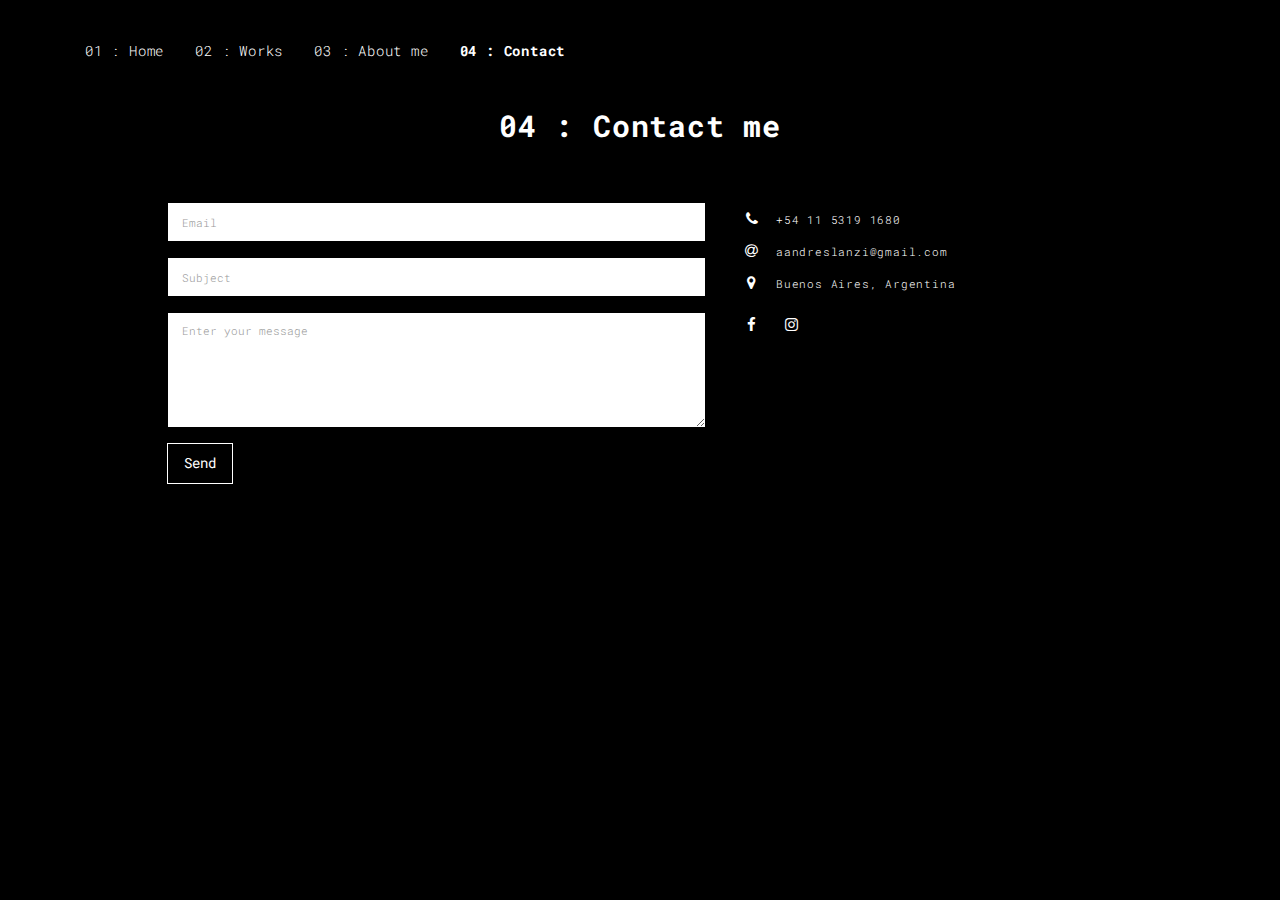
<file: contact.html>
<!DOCTYPE html>
<html lang="en">

<head>
  <meta charset="UTF-8">
  <meta content="IE=edge" http-equiv="X-UA-Compatible">
  <meta content="width=device-width,initial-scale=1" name="viewport">
  <meta content="description" name="description">
  <meta name="google" content="notranslate" />


  <!-- Disable tap highlight on IE -->
  <meta name="msapplication-tap-highlight" content="no">
  
  <link rel="apple-touch-icon" sizes="180x180" href="./assets/apple-icon-180x180.png">
  <link href="./assets/favicon.ico" rel="icon">

  <title>&1</title>  

<link href="./main.3f6952e4.css" rel="stylesheet"></head>

<body class="">
<div id="site-border-left"></div>
<div id="site-border-right"></div>
<div id="site-border-top"></div>
<div id="site-border-bottom"></div>
 <!-- Add your content of header -->
<header>
  <nav class="navbar  navbar-fixed-top navbar-default">
    <div class="container">
        <button type="button" class="navbar-toggle collapsed" data-toggle="collapse" data-target="#navbar-collapse" aria-expanded="false">
          <span class="sr-only">Toggle navigation</span>
          <span class="icon-bar"></span>
          <span class="icon-bar"></span>
          <span class="icon-bar"></span>
        </button>

      <div class="collapse navbar-collapse" id="navbar-collapse">
        <ul class="nav navbar-nav ">
          <li><a href="./index.html" title="">01 : Home</a></li>
          <li><a href="./works.html" title="">02 : Works</a></li>
          <li><a href="./about.html" title="">03 : About me</a></li>
          <li><a href="./contact.html" title="">04 : Contact</a></li>

        </ul>


      </div> 
    </div>
  </nav>
</header>

<div class="section-container">
    <div class="container">
      <div class="row">
        <div class="col-xs-12">
          <div class="section-container-spacer text-center">
            <h1 class="h2">04 : Contact me</h1>
          </div>
          
          <div class="row">
            <div class="col-md-10 col-md-offset-1">
               <form action="./thankyou.html" class="reveal-content">
                  <div class="row">
                    <div class="col-md-7">
                      <div class="form-group">
                        <input type="email" class="form-control" id="email" placeholder="Email">
                      </div>
                      <div class="form-group">
                        <input type="text" class="form-control" id="subject" placeholder="Subject">
                      </div>
                      <div class="form-group">
                        <textarea  class="form-control" rows="5" placeholder="Enter your message"></textarea>
                      </div>
                      <button type="submit" class="btn btn-default btn-lg">Send</button>
                    </div>
                    <div class="col-md-5 address-container">
                      <ul class="list-unstyled">
                        <li>
                          <span class="fa-icon">
                            <i class="fa fa-phone" aria-hidden="true"></i>
                          </span>
                          +54 11 5319 1680
                        </li>
                        <li>
                          <span class="fa-icon">
                            <i class="fa fa-at" aria-hidden="true"></i>
                          </span>
                          aandreslanzi@gmail.com
                        </li>
                        <li>
                          <span class="fa-icon">
                            <i class="fa fa fa-map-marker" aria-hidden="true"></i>
                          </span>
                          Buenos Aires, Argentina
                        </li>
                      </ul>
                      <!-- <h3>Follow me on social networks</h3> -->
                      
                        <a href="https://www.facebook.com/andilanzi/" title="" class="fa-icon">
                          <i class="fa fa-facebook"></i>
                        </a>
                       
                     
                      
                      <a href="instagram.com/andilanzi/" title="" class="fa-icon">
                        <i class="fa fa-instagram"></i>
                      </a>
                     
                    

                    </div>
                  </div>
                </form>
            </div>

          </div>
         
       </div>
      </div>
    </div>
  </div>




<script>
  document.addEventListener("DOMContentLoaded", function (event) {
     navActivePage();
  });
</script>

<!-- Google Analytics: change UA-XXXXX-X to be your site's ID 

<script>
  (function (i, s, o, g, r, a, m) {
    i['GoogleAnalyticsObject'] = r; i[r] = i[r] || function () {
      (i[r].q = i[r].q || []).push(arguments)
    }, i[r].l = 1 * new Date(); a = s.createElement(o),
      m = s.getElementsByTagName(o)[0]; a.async = 1; a.src = g; m.parentNode.insertBefore(a, m)
  })(window, document, 'script', '//www.google-analytics.com/analytics.js', 'ga');
  ga('create', 'UA-XXXXX-X', 'auto');
  ga('send', 'pageview');
</script>

--> <script type="text/javascript" src="./main.70a66962.js"></script></body>

</html>
</file>
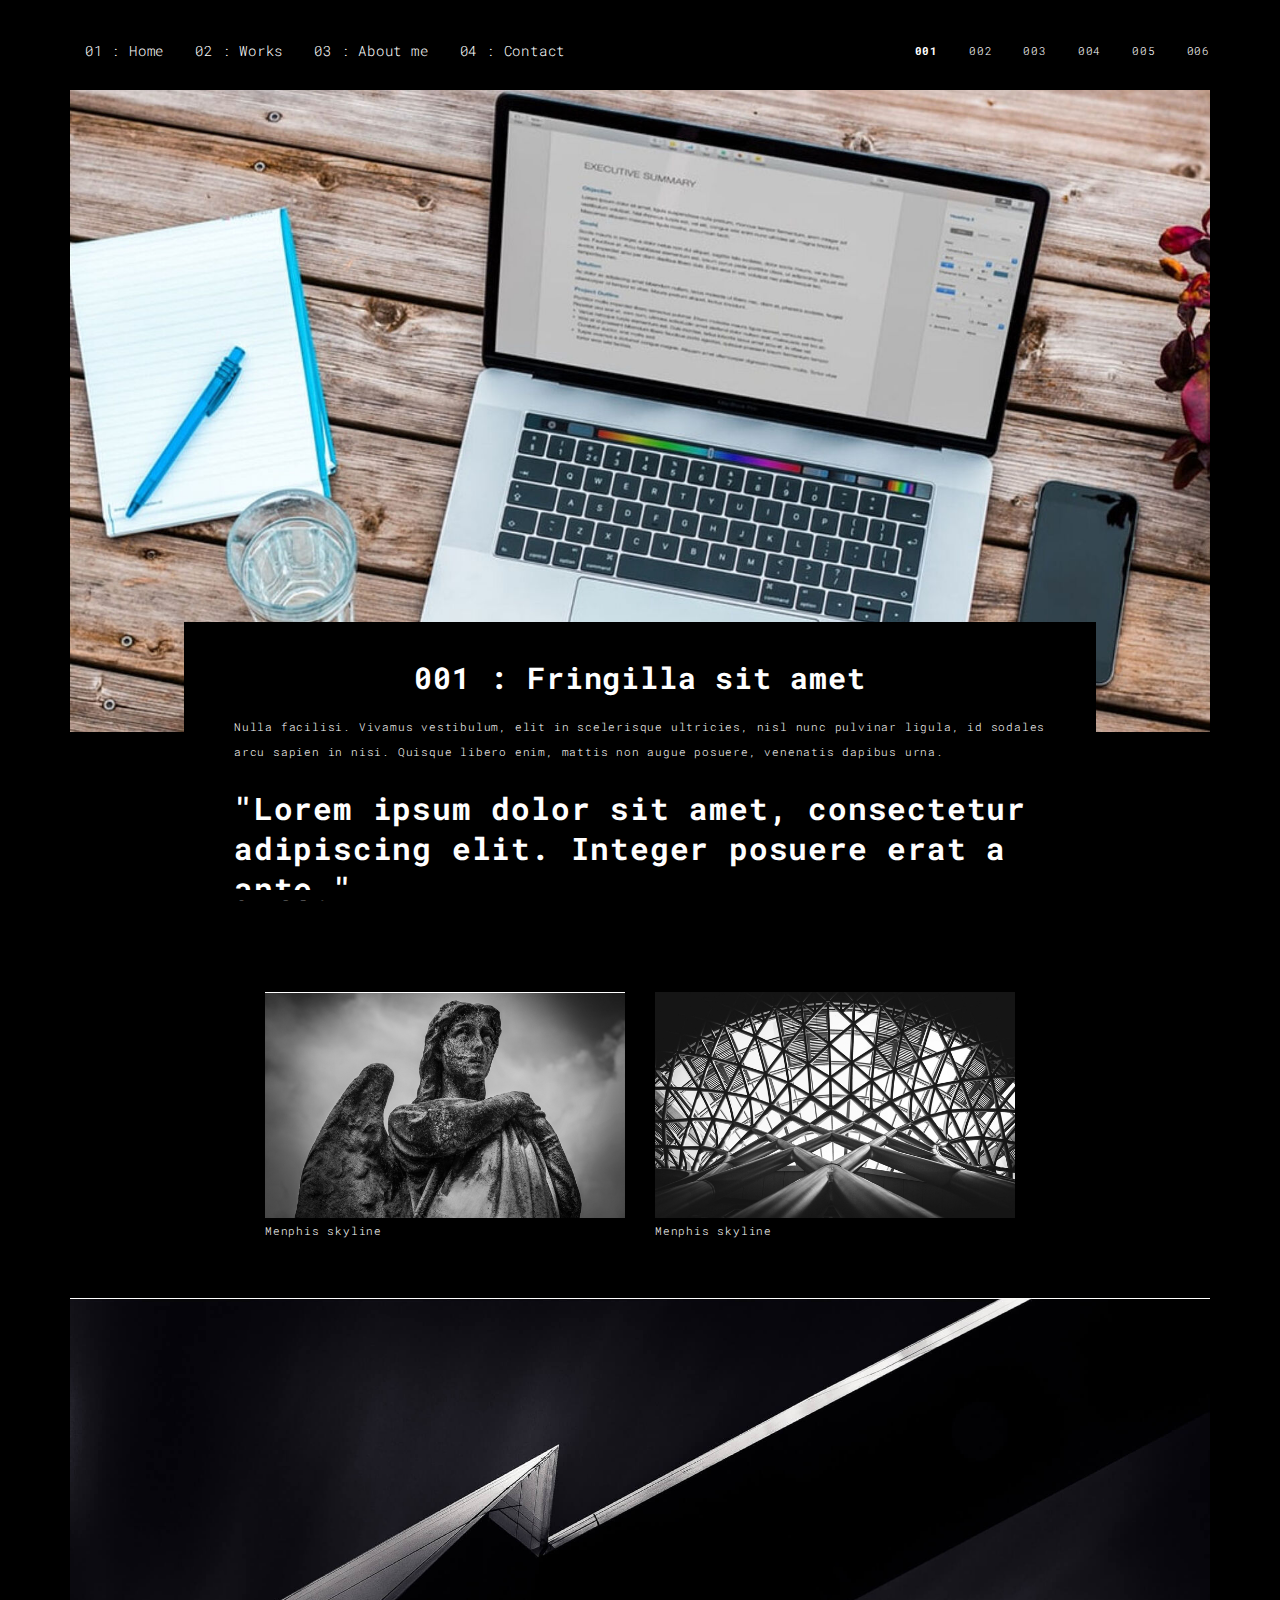
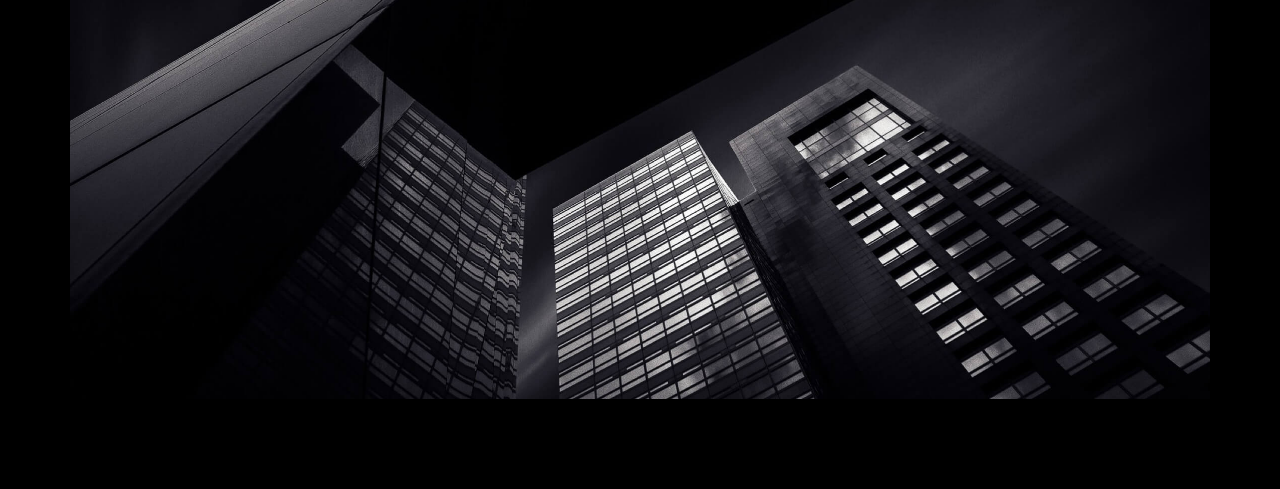
<file: work.html>
<!DOCTYPE html>
<html lang="en">

<head>
  <meta charset="UTF-8">
  <meta content="IE=edge" http-equiv="X-UA-Compatible">
  <meta content="width=device-width,initial-scale=1" name="viewport">
  <meta content="description" name="description">
  <meta name="google" content="notranslate" />


  <!-- Disable tap highlight on IE -->
  <meta name="msapplication-tap-highlight" content="no">
  
  <link rel="apple-touch-icon" sizes="180x180" href="./assets/apple-icon-180x180.png">
  <link href="./assets/favicon.ico" rel="icon">

  <title>&1</title>  

<link href="./main.3f6952e4.css" rel="stylesheet"></head>

<body class="">
<div id="site-border-left"></div>
<div id="site-border-right"></div>
<div id="site-border-top"></div>
<div id="site-border-bottom"></div>
<!-- Add your content of header -->
<header>
  <nav class="navbar  navbar-fixed-top navbar-default">
    <div class="container">
        <button type="button" class="navbar-toggle collapsed" data-toggle="collapse" data-target="#navbar-collapse" aria-expanded="false">
          <span class="sr-only">Toggle navigation</span>
          <span class="icon-bar"></span>
          <span class="icon-bar"></span>
          <span class="icon-bar"></span>
        </button>

      <div class="collapse navbar-collapse" id="navbar-collapse">
        <ul class="nav navbar-nav ">
          <li><a href="./index.html" title="">01 : Home</a></li>
          <li><a href="./works.html" title="">02 : Works</a></li>
          <li><a href="./about.html" title="">03 : About me</a></li>
          <li><a href="./contact.html" title="">04 : Contact</a></li>

        </ul>


          <ul class="nav navbar-nav navbar-right navbar-small visible-md visible-lg">
            <li><a href="./index.html" title="" class="active">001</a></li>
            <li><a href="./index.html" title="">002</a></li>
            <li><a href="./index.html" title="">003</a></li>
            <li><a href="./index.html" title="">004</a></li>
            <li><a href="./index.html" title="">005</a></li>
            <li><a href="./index.html" title="">006</a></li>
          </ul>


      </div> 
    </div>
  </nav>
</header>
<div class="section-container">
  <div class="container">
    <div class="row">
      <div class="col-xs-12">
        <img src="./assets/images/work001-01.jpg" class="img-responsive" alt="">
        <div class="card-container">
          <div class="text-center">
            <h1 class="h2">001 : Fringilla sit amet</h1>
          </div>
          <p>Nulla facilisi. Vivamus vestibulum, elit in scelerisque ultricies, nisl nunc pulvinar ligula, id sodales arcu sapien in nisi. Quisque libero enim, mattis non augue posuere, venenatis dapibus urna.</p>

          <blockquote>
            <p>"Lorem ipsum dolor sit amet, consectetur adipiscing elit. Integer posuere erat a ante."</p>
            <small class="pull-right">Irina Martin</small>
          </blockquote>
        </div>
      </div>

      
      
      <div class="col-md-8 col-md-offset-2 section-container-spacer">
        <div class="row">
          <div class="col-xs-12 col-md-6">
            <img src="./assets/images/work001-02.jpg" class="img-responsive" alt="">
            <p>Menphis skyline</p>
          </div>
          <div class="col-xs-12 col-md-6">
            <img src="./assets/images/work001-03.jpg" class="img-responsive" alt="">
            <p>Menphis skyline</p>
          </div>
        </div>
      </div>

      <div class="col-xs-12">
        <img src="./assets/images/work001-04.jpg" class="img-responsive" alt="">
      </div>

    </div>
  </div>
</div>



<script>
  document.addEventListener("DOMContentLoaded", function (event) {
     navActivePage();
  });
</script>

<!-- Google Analytics: change UA-XXXXX-X to be your site's ID 

<script>
  (function (i, s, o, g, r, a, m) {
    i['GoogleAnalyticsObject'] = r; i[r] = i[r] || function () {
      (i[r].q = i[r].q || []).push(arguments)
    }, i[r].l = 1 * new Date(); a = s.createElement(o),
      m = s.getElementsByTagName(o)[0]; a.async = 1; a.src = g; m.parentNode.insertBefore(a, m)
  })(window, document, 'script', '//www.google-analytics.com/analytics.js', 'ga');
  ga('create', 'UA-XXXXX-X', 'auto');
  ga('send', 'pageview');
</script>

--> <script type="text/javascript" src="./main.70a66962.js"></script></body>

</html>
</file>
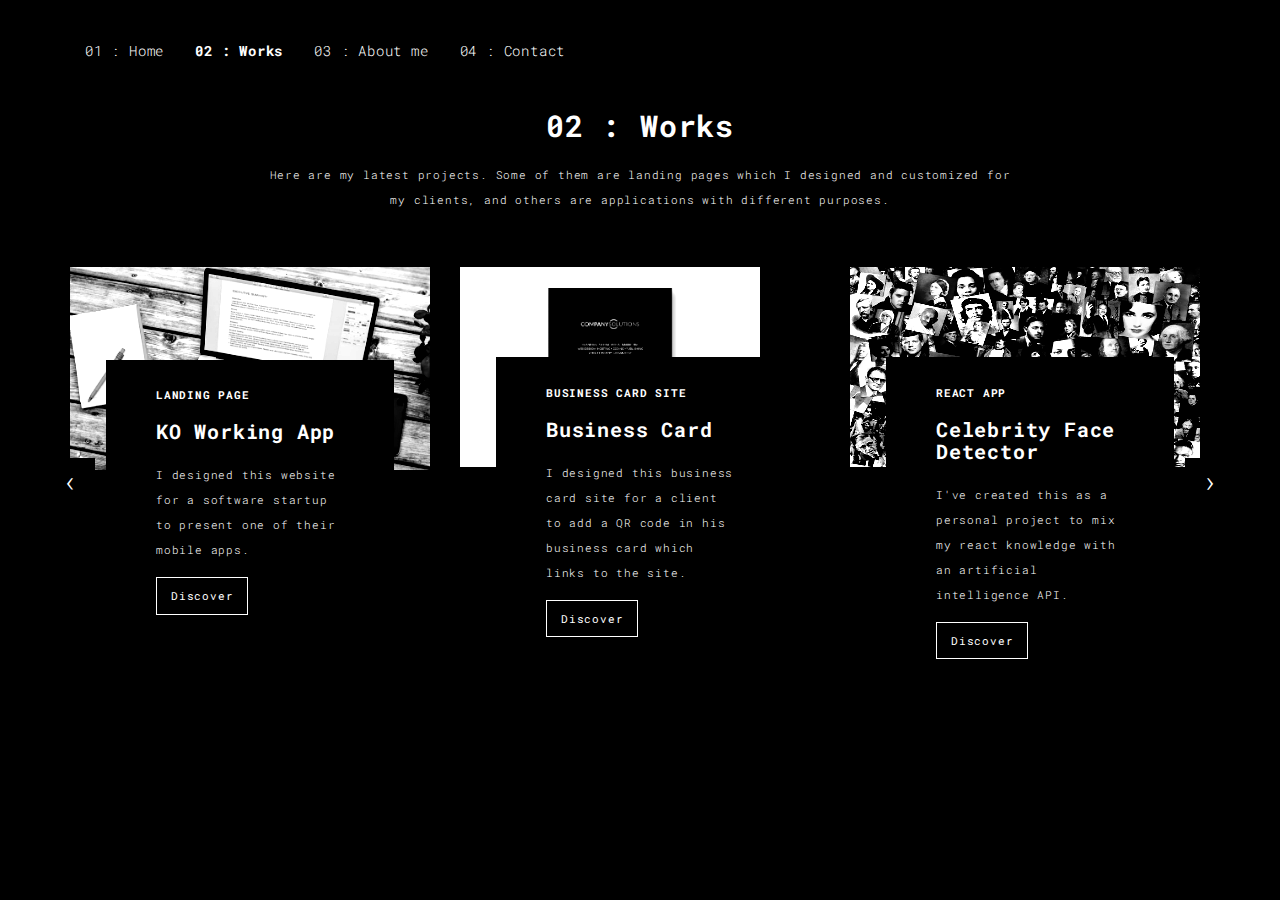
<file: works.html>
<!DOCTYPE html>
<html lang="en">

<head>
  <meta charset="UTF-8">
  <meta content="IE=edge" http-equiv="X-UA-Compatible">
  <meta content="width=device-width,initial-scale=1" name="viewport">
  <meta content="description" name="description">
  <meta name="google" content="notranslate" />


  <!-- Disable tap highlight on IE -->
  <meta name="msapplication-tap-highlight" content="no">
  
  <link rel="apple-touch-icon" sizes="180x180" href="./assets/apple-icon-180x180.png">
  <link href="./assets/favicon.ico" rel="icon">

  <title>&1</title>  

<link href="./main.3f6952e4.css" rel="stylesheet"></head>

<body class="">
<div id="site-border-left"></div>
<div id="site-border-right"></div>
<div id="site-border-top"></div>
<div id="site-border-bottom"></div>
 <!-- Add your content of header -->
<header>
  <nav class="navbar  navbar-fixed-top navbar-default">
    <div class="container">
        <button type="button" class="navbar-toggle collapsed" data-toggle="collapse" data-target="#navbar-collapse" aria-expanded="false">
          <span class="sr-only">Toggle navigation</span>
          <span class="icon-bar"></span>
          <span class="icon-bar"></span>
          <span class="icon-bar"></span>
        </button>

      <div class="collapse navbar-collapse" id="navbar-collapse">
        <ul class="nav navbar-nav ">
          <li><a href="./index.html" title="">01 : Home</a></li>
          <li><a href="./works.html" title="">02 : Works</a></li>
          <li><a href="./about.html" title="">03 : About me</a></li>
          <li><a href="./contact.html" title="">04 : Contact</a></li>

        </ul>


      </div> 
    </div>
  </nav>
</header>

<div class="section-container">
  <div class="container">
    <div class="row">
      
      <div class="col-sm-8 col-sm-offset-2 section-container-spacer">
        <div class="text-center">
          <h1 class="h2">02 : Works</h1>
          <p>Here are my latest projects. Some of them are landing pages which I designed and customized for my clients, and others are applications with different purposes.</p>
        </div>
      </div>

      <div class="col-md-12">
     
      <div id="myCarousel" class="carousel slide projects-carousel">
        <!-- Carousel items -->
        <div class="carousel-inner">
            <div class="item active">
                <div class="row">
                    <div class="col-sm-4">

                      <a href="https://koworkapp.netlify.app/" target="_blank" title="" class="black-image-project-hover">
                        <img src="./assets/images/work001-01.jpg" target="_blank" alt="" class="img-responsive">
                      </a>
                      <div class="card-container card-container-lg">
                        <h4 style=color:#fff;>LANDING PAGE</h4>
                        <h3 style=color:#fff;>KO Working App</h3>
                        <p style="color: #fff;">I designed this website for a software startup to present one of their mobile apps.</p>
                        <a href="https://koworkapp.netlify.app/" target="_blank" class="btn btn-default">Discover</a>
                      </div>
                    </div>
                  
                     <div class="col-sm-4">
                      <a href="https://iggyportfo.netlify.app/" target="_blank" class="black-image-project-hover">
                        <img src="./assets/images/businesscard.jpg" style="height: 200px;" alt="Image" class="img-responsive">
                      </a>
                      <div class="card-container">
                        <h4 style=color:fff;>BUSINESS CARD SITE</h4>
                        <h3 style=color:#fff;>Business Card</h3>
                        <p style="color: #fff;">I designed this business card site for a client to add a QR code in his business card which links to the site.</p>
                        <a href="https://iggyportfo.netlify.app/" target="_blank" class="btn btn-default">Discover</a>
                      </div>
                    </div>
                  
                    <div class="col-sm-4">
                      <a href="https://celebritywebapp.herokuapp.com/" target="_blank" title="" class="black-image-project-hover">
                        <img src="./assets/images/work03-hover.jpg" style="height: 200px;width: 350px;" target="_blank" alt="" class="img-responsive">
                      </a>
                      <div class="card-container card-container-lg">
                        <h4 style=color:#fff;>REACT APP</h4>
                        <h3 style=color:#fff;>Celebrity Face Detector</h3>
                        <p style="color: #fff;">I've created this as a personal project to mix my react knowledge with an artificial intelligence API.</p>
                        <a href="https://celebritywebapp.herokuapp.com/" target="_blank" class="btn btn-default">Discover</a>
                      </div>
                    </div>
                    
                </div>
                <!--/row-->
            </div>
            <!--/item-->
            <div class="item">
                <div class="row">
                  <div class="col-sm-4">
                    <a href="https://deltanaturalnorte.com/" target="_blank" class="black-image-project-hover">
                      <img src="./assets/images/work04-hover.jpg" style="height: 200px;width: 400px;" alt="Image" class="img-responsive">
                    </a>
                    <div class="card-container">
                      <h4 style=color:#fff;>LANDING PAGE</h4>
                      <h3 style=color:#fff;>Delta Natural Norte</h3>
                      <p style="color: #fff;">I designed this responsive website for an argentinian company as a freelance job. </p>
                      <a href="https://deltanaturalnorte.com/" target="_blank" class="btn btn-default">Discover</a>
                    </div>
                  </div>
                  
                   <div class="col-sm-4">
                      <a href="https://list2doapp.herokuapp.com/" target="_blank" class="black-image-project-hover">
                        <img src="./assets/images/work05-hover.jpg" style="height: 200px;" target="_blank" alt="Image" class="img-responsive">
                      </a>
                      <div class="card-container">
                        <h4 style=color:#fff;>REACT APP</h4>
                        <h3 style=color:#fff;>List To Do App</h3>
                        <p style="color: #fff;">I've developed this webapp to practice and use my react knowledge with some styling. It is a webapp to list things to do.</p>
                        <a href="https://list2doapp.herokuapp.com/"  target="_blank" class="btn btn-default">Discover</a>
                      </div>
                    </div>
                    
                      <div class="col-sm-4">
                      <a href="https://escribanianunez.netlify.app/"  target="_blank" title="" class="black-image-project-hover">
                        <img src="./assets/images/work02-hover.jpg"  style="height: 200px;" target="_blank" class="img-responsive">
                      </a>
                      <div class="card-container card-container-lg">
                        <h4 style=color:#fff;>LANDING PAGE</h4>
                        <h3 style=color:#fff;>Escribanía Nunez</h3>
                        <p style="color: #fff;">I designed this landing page for a local business to recieve inquiries and show some information about it.</p>
                        <a href="https://escribanianunez.netlify.app/" target="_blank" class="btn btn-default">Discover</a>
                      </div>
                    </div>
                    
                </div>
                <!--/row-->
            </div>
            
            <!--/item-->
        </div>
        <!--/carousel-inner--> 
        <a class="left carousel-control" href="#myCarousel" data-slide="prev">‹</a>

        <a class="right carousel-control" href="#myCarousel" data-slide="next">›</a>
     </div>



    <!--/myCarousel-->
    </div>



    </div>
  </div>
</div>




<script>
  document.addEventListener("DOMContentLoaded", function (event) {
     navActivePage();
  });
</script>

<!-- Google Analytics: change UA-XXXXX-X to be your site's ID 

<script>
  (function (i, s, o, g, r, a, m) {
    i['GoogleAnalyticsObject'] = r; i[r] = i[r] || function () {
      (i[r].q = i[r].q || []).push(arguments)
    }, i[r].l = 1 * new Date(); a = s.createElement(o),
      m = s.getElementsByTagName(o)[0]; a.async = 1; a.src = g; m.parentNode.insertBefore(a, m)
  })(window, document, 'script', '//www.google-analytics.com/analytics.js', 'ga');
  ga('create', 'UA-XXXXX-X', 'auto');
  ga('send', 'pageview');
</script>

--> <script type="text/javascript" src="./main.70a66962.js"></script></body>

</html>
</file>
<file: main.3f6952e4.css>
@import url("https://fonts.googleapis.com/css2?family=Caveat&display=swap");
@import url(https://fonts.googleapis.com/css?family=Roboto:900|Roboto+Mono:300,400,700);
@import url(https://maxcdn.bootstrapcdn.com/font-awesome/4.7.0/css/font-awesome.min.css); /*!
 * Bootstrap v3.3.7 (http://getbootstrap.com)
 * Copyright 2011-2016 Twitter, Inc.
 * Licensed under MIT (https://github.com/twbs/bootstrap/blob/master/LICENSE)
 */
/*! normalize.css v3.0.3 | MIT License | github.com/necolas/normalize.css */
html {
  font-family: sans-serif;
  -ms-text-size-adjust: 100%;
  -webkit-text-size-adjust: 100%;
}
body {
  margin: 0;
}
article,
aside,
details,
figcaption,
figure,
footer,
header,
hgroup,
main,
menu,
nav,
section,
summary {
  display: block;
}
audio,
canvas,
progress,
video {
  display: inline-block;
  vertical-align: baseline;
}
audio:not([controls]) {
  display: none;
  height: 0;
}
[hidden],
template {
  display: none;
}
a {
  background-color: transparent;
}
a:active,
a:hover {
  outline: 0;
}
abbr[title] {
  border-bottom: 1px dotted;
}
b,
strong {
  font-weight: 700;
}
dfn {
  font-style: italic;
}
h1 {
  font-size: 2em;
  margin: 0.67em 0;
}
mark {
  background: #ff0;
  color: #000;
}
small {
  font-size: 80%;
}
sub,
sup {
  font-size: 75%;
  line-height: 0;
  position: relative;
  vertical-align: baseline;
}
sup {
  top: -0.5em;
}
sub {
  bottom: -0.25em;
}
img {
  border: 0;
}
svg:not(:root) {
  overflow: hidden;
}
figure {
  margin: 1em 40px;
}
hr {
  box-sizing: content-box;
  height: 0;
}
pre {
  overflow: auto;
}
code,
kbd,
pre,
samp {
  font-family: monospace, monospace;
  font-size: 1em;
}
button,
input,
optgroup,
select,
textarea {
  color: inherit;
  font: inherit;
  margin: 0;
}
button {
  overflow: visible;
}
button,
select {
  text-transform: none;
}
button,
html input[type="button"],
input[type="reset"],
input[type="submit"] {
  -webkit-appearance: button;
  cursor: pointer;
}
button[disabled],
html input[disabled] {
  cursor: default;
}
button::-moz-focus-inner,
input::-moz-focus-inner {
  border: 0;
  padding: 0;
}
input {
  line-height: normal;
}
input[type="checkbox"],
input[type="radio"] {
  box-sizing: border-box;
  padding: 0;
}
input[type="number"]::-webkit-inner-spin-button,
input[type="number"]::-webkit-outer-spin-button {
  height: auto;
}
input[type="search"] {
  -webkit-appearance: textfield;
  box-sizing: content-box;
}
input[type="search"]::-webkit-search-cancel-button,
input[type="search"]::-webkit-search-decoration {
  -webkit-appearance: none;
}
fieldset {
  border: 1px solid silver;
  margin: 0 2px;
  padding: 0.35em 0.625em 0.75em;
}
textarea {
  overflow: auto;
}
optgroup {
  font-weight: 700;
}
table {
  border-collapse: collapse;
  border-spacing: 0;
}
td,
th {
  padding: 0;
}

/*! Source: https://github.com/h5bp/html5-boilerplate/blob/master/src/css/main.css */
@media print {
  *,
  :after,
  :before {
    background: transparent !important;
    color: #000 !important;
    box-shadow: none !important;
    text-shadow: none !important;
  }
  a,
  a:visited {
    text-decoration: underline;
  }
  a[href]:after {
    content: " (" attr(href) ")";
  }
  abbr[title]:after {
    content: " (" attr(title) ")";
  }
  a[href^="#"]:after,
  a[href^="javascript:"]:after {
    content: "";
  }
  blockquote,
  pre {
    border: 1px solid #999;
    page-break-inside: avoid;
  }
  thead {
    display: table-header-group;
  }
  img,
  tr {
    page-break-inside: avoid;
  }
  img {
    max-width: 100% !important;
  }
  h2,
  h3,
  p {
    orphans: 3;
    widows: 3;
  }
  h2,
  h3 {
    page-break-after: avoid;
  }
  .navbar {
    display: none;
  }
  .btn > .caret,
  .dropup > .btn > .caret {
    border-top-color: #000 !important;
  }
  .label {
    border: 1px solid #000;
  }
  .table {
    border-collapse: collapse !important;
  }
  .table td,
  .table th {
    background-color: #fff !important;
  }
  .table-bordered td,
  .table-bordered th {
    border: 1px solid #ddd !important;
  }
}
*,
:after,
:before {
  -webkit-box-sizing: border-box;
  -moz-box-sizing: border-box;
  box-sizing: border-box;
}
html {
  font-size: 10px;
  -webkit-tap-highlight-color: transparent;
}
body {
  font-family: Roboto Mono, Helvetica, Arial, sans-serif;
  font-size: 11px;
  line-height: 1.78;
  color: #fff;
  background-color: #000;
}
button,
input,
select,
textarea {
  font-family: inherit;
  font-size: inherit;
  line-height: inherit;
}
a {
  color: #001aff;
  text-decoration: none;
}
a:focus,
a:hover {
  color: #0012b3;
  text-decoration: underline;
}
a:focus {
  outline: 5px auto -webkit-focus-ring-color;
  outline-offset: -2px;
}
figure {
  margin: 0;
}
img {
  vertical-align: middle;
}
.img-responsive {
  display: block;
  max-width: 100%;
  height: auto;
}
.img-rounded {
  border-radius: 0;
}
.img-thumbnail {
  padding: 4px;
  line-height: 1.78;
  background-color: #fff;
  border: 1px solid #ddd;
  border-radius: 0;
  -webkit-transition: all 0.2s ease-in-out;
  -o-transition: all 0.2s ease-in-out;
  transition: all 0.2s ease-in-out;
  display: inline-block;
  max-width: 100%;
  height: auto;
}
.img-circle {
  border-radius: 50%;
}
hr {
  margin-top: 19px;
  margin-bottom: 19px;
  border: 0;
  border-top: 1px solid #eee;
}
.sr-only {
  position: absolute;
  width: 1px;
  height: 1px;
  margin: -1px;
  padding: 0;
  overflow: hidden;
  clip: rect(0, 0, 0, 0);
  border: 0;
}
.sr-only-focusable:active,
.sr-only-focusable:focus {
  position: static;
  width: auto;
  height: auto;
  margin: 0;
  overflow: visible;
  clip: auto;
}
[role="button"] {
  cursor: pointer;
}
.h1,
.h2,
.h3,
.h4,
.h5,
.h6,
h1,
h2,
h3,
h4,
h5,
h6 {
  font-family: Roboto Mono, Helvetica, Arial, sans-serif;
  font-weight: 700;
  line-height: 1.1;
  color: #fff;
}
.h1 .small,
.h1 small,
.h2 .small,
.h2 small,
.h3 .small,
.h3 small,
.h4 .small,
.h4 small,
.h5 .small,
.h5 small,
.h6 .small,
.h6 small,
h1 .small,
h1 small,
h2 .small,
h2 small,
h3 .small,
h3 small,
h4 .small,
h4 small,
h5 .small,
h5 small,
h6 .small,
h6 small {
  font-weight: 400;
  line-height: 1;
  color: #777;
}
.h1,
.h2,
.h3,
h1,
h2,
h3 {
  margin-top: 19px;
  margin-bottom: 9.5px;
}
.h1 .small,
.h1 small,
.h2 .small,
.h2 small,
.h3 .small,
.h3 small,
h1 .small,
h1 small,
h2 .small,
h2 small,
h3 .small,
h3 small {
  font-size: 65%;
}
.h4,
.h5,
.h6,
h4,
h5,
h6 {
  margin-top: 9.5px;
  margin-bottom: 9.5px;
}
.h4 .small,
.h4 small,
.h5 .small,
.h5 small,
.h6 .small,
.h6 small,
h4 .small,
h4 small,
h5 .small,
h5 small,
h6 .small,
h6 small {
  font-size: 75%;
}
.h1,
h1 {
  font-size: 70px;
}
.h2,
h2 {
  font-size: 30px;
}
.h3,
h3 {
  font-size: 20px;
}
.h4,
.h5,
h4,
h5 {
  font-size: 11px;
}
.h6,
h6 {
  font-size: 10px;
}
p {
  margin: 0 0 9.5px;
}
.lead {
  margin-bottom: 19px;
  font-size: 12px;
  font-weight: 300;
  line-height: 1.4;
}
@media (min-width: 768px) {
  .lead {
    font-size: 16.5px;
  }
}
.small,
small {
  font-size: 90%;
}
.mark,
mark {
  background-color: #fcf8e3;
  padding: 0.2em;
}
.text-left {
  text-align: left;
}
.text-right {
  text-align: right;
}
.text-center {
  text-align: center;
}
.text-justify {
  text-align: justify;
}
.text-nowrap {
  white-space: nowrap;
}
.text-lowercase {
  text-transform: lowercase;
}
.initialism,
.text-uppercase {
  text-transform: uppercase;
}
.text-capitalize {
  text-transform: capitalize;
}
.text-muted {
  color: #777;
}
.text-primary {
  color: #001aff;
}
a.text-primary:focus,
a.text-primary:hover {
  color: #0015cc;
}
.text-success {
  color: #fff;
}
a.text-success:focus,
a.text-success:hover {
  color: #e6e6e6;
}
.text-info {
  color: #31708f;
}
a.text-info:focus,
a.text-info:hover {
  color: #245269;
}
.text-warning {
  color: #8a6d3b;
}
a.text-warning:focus,
a.text-warning:hover {
  color: #66512c;
}
.text-danger {
  color: #fff;
}
a.text-danger:focus,
a.text-danger:hover {
  color: #e6e6e6;
}
.bg-primary {
  color: #fff;
  background-color: #001aff;
}
a.bg-primary:focus,
a.bg-primary:hover {
  background-color: #0015cc;
}
.bg-success,
a.bg-success:focus,
a.bg-success:hover {
  background-color: #000;
}
.bg-info {
  background-color: #d9edf7;
}
a.bg-info:focus,
a.bg-info:hover {
  background-color: #afd9ee;
}
.bg-warning {
  background-color: #fcf8e3;
}
a.bg-warning:focus,
a.bg-warning:hover {
  background-color: #f7ecb5;
}
.bg-danger {
  background-color: red;
}
a.bg-danger:focus,
a.bg-danger:hover {
  background-color: #c00;
}
.page-header {
  padding-bottom: 8.5px;
  margin: 38px 0 19px;
  border-bottom: 1px solid #eee;
}
ol,
ul {
  margin-top: 0;
  margin-bottom: 9.5px;
}
ol ol,
ol ul,
ul ol,
ul ul {
  margin-bottom: 0;
}

.li {
  list-style-type: none;
}
.list-inline,
.list-unstyled {
  padding-left: 0;
  list-style: none;
}
.list-inline {
  margin-left: -5px;
}
.list-inline > li {
  display: inline-block;
  padding-left: 5px;
  padding-right: 5px;
}
dl {
  margin-top: 0;
  margin-bottom: 19px;
}
dd,
dt {
  line-height: 1.78;
}
dt {
  font-weight: 700;
}
dd {
  margin-left: 0;
}
.dl-horizontal dd:after,
.dl-horizontal dd:before {
  content: " ";
  display: table;
}
.dl-horizontal dd:after {
  clear: both;
}
@media (min-width: 768px) {
  .dl-horizontal dt {
    float: left;
    width: 160px;
    clear: left;
    text-align: right;
    overflow: hidden;
    text-overflow: ellipsis;
    white-space: nowrap;
  }
  .dl-horizontal dd {
    margin-left: 180px;
  }
}
abbr[data-original-title],
abbr[title] {
  cursor: help;
  border-bottom: 1px dotted #777;
}
.initialism {
  font-size: 90%;
}
blockquote {
  padding: 9.5px 19px;
  margin: 0 0 19px;
  font-size: 13.75px;
  border-left: 5px solid #eee;
}
blockquote ol:last-child,
blockquote p:last-child,
blockquote ul:last-child {
  margin-bottom: 0;
}
blockquote .small,
blockquote footer,
blockquote small {
  display: block;
  font-size: 80%;
  line-height: 1.78;
  color: #777;
}
blockquote .small:before,
blockquote footer:before,
blockquote small:before {
  content: "\2014   \A0";
}
.blockquote-reverse,
blockquote.pull-right {
  padding-right: 15px;
  padding-left: 0;
  border-right: 5px solid #eee;
  border-left: 0;
  text-align: right;
}
.blockquote-reverse .small:before,
.blockquote-reverse footer:before,
.blockquote-reverse small:before,
blockquote.pull-right .small:before,
blockquote.pull-right footer:before,
blockquote.pull-right small:before {
  content: "";
}
.blockquote-reverse .small:after,
.blockquote-reverse footer:after,
.blockquote-reverse small:after,
blockquote.pull-right .small:after,
blockquote.pull-right footer:after,
blockquote.pull-right small:after {
  content: "\A0   \2014";
}
address {
  margin-bottom: 19px;
  font-style: normal;
  line-height: 1.78;
}
code,
kbd,
pre,
samp {
  font-family: Menlo, Monaco, Consolas, Courier New, monospace;
}
code {
  color: #c7254e;
  background-color: #f9f2f4;
}
code,
kbd {
  padding: 2px 4px;
  font-size: 90%;
  border-radius: 0;
}
kbd {
  color: #fff;
  background-color: #333;
  box-shadow: inset 0 -1px 0 rgba(0, 0, 0, 0.25);
}
kbd kbd {
  padding: 0;
  font-size: 100%;
  font-weight: 700;
  box-shadow: none;
}
pre {
  display: block;
  padding: 9px;
  margin: 0 0 9.5px;
  font-size: 10px;
  line-height: 1.78;
  word-break: break-all;
  word-wrap: break-word;
  color: #333;
  background-color: #f5f5f5;
  border: 1px solid #ccc;
  border-radius: 0;
}
pre code {
  padding: 0;
  font-size: inherit;
  color: inherit;
  white-space: pre-wrap;
  background-color: transparent;
  border-radius: 0;
}
.pre-scrollable {
  max-height: 340px;
  overflow-y: scroll;
}
.container {
  margin-right: auto;
  margin-left: auto;
  padding-left: 15px;
  padding-right: 15px;
}
.container:after,
.container:before {
  content: " ";
  display: table;
}
.container:after {
  clear: both;
}
@media (min-width: 768px) {
  .container {
    width: 750px;
  }
}
@media (min-width: 992px) {
  .container {
    width: 970px;
  }
}
@media (min-width: 1200px) {
  .container {
    width: 1170px;
  }
}
.container-fluid {
  margin-right: auto;
  margin-left: auto;
  padding-left: 15px;
  padding-right: 15px;
}
.container-fluid:after,
.container-fluid:before {
  content: " ";
  display: table;
}
.container-fluid:after {
  clear: both;
}
.row {
  margin-left: -15px;
  margin-right: -15px;
}
.row:after,
.row:before {
  content: " ";
  display: table;
}
.row:after {
  clear: both;
}
.col-lg-1,
.col-lg-2,
.col-lg-3,
.col-lg-4,
.col-lg-5,
.col-lg-6,
.col-lg-7,
.col-lg-8,
.col-lg-9,
.col-lg-10,
.col-lg-11,
.col-lg-12,
.col-md-1,
.col-md-2,
.col-md-3,
.col-md-4,
.col-md-5,
.col-md-6,
.col-md-7,
.col-md-8,
.col-md-9,
.col-md-10,
.col-md-11,
.col-md-12,
.col-sm-1,
.col-sm-2,
.col-sm-3,
.col-sm-4,
.col-sm-5,
.col-sm-6,
.col-sm-7,
.col-sm-8,
.col-sm-9,
.col-sm-10,
.col-sm-11,
.col-sm-12,
.col-xs-1,
.col-xs-2,
.col-xs-3,
.col-xs-4,
.col-xs-5,
.col-xs-6,
.col-xs-7,
.col-xs-8,
.col-xs-9,
.col-xs-10,
.col-xs-11,
.col-xs-12 {
  position: relative;
  min-height: 1px;
  padding-left: 15px;
  padding-right: 15px;
}
.col-xs-1,
.col-xs-2,
.col-xs-3,
.col-xs-4,
.col-xs-5,
.col-xs-6,
.col-xs-7,
.col-xs-8,
.col-xs-9,
.col-xs-10,
.col-xs-11,
.col-xs-12 {
  float: left;
}
.col-xs-1 {
  width: 8.33333%;
}
.col-xs-2 {
  width: 16.66667%;
}
.col-xs-3 {
  width: 25%;
}
.col-xs-4 {
  width: 33.33333%;
}
.col-xs-5 {
  width: 41.66667%;
}
.col-xs-6 {
  width: 50%;
}
.col-xs-7 {
  width: 58.33333%;
}
.col-xs-8 {
  width: 66.66667%;
}
.col-xs-9 {
  width: 75%;
}
.col-xs-10 {
  width: 83.33333%;
}
.col-xs-11 {
  width: 91.66667%;
}
.col-xs-12 {
  width: 100%;
}
.col-xs-pull-0 {
  right: auto;
}
.col-xs-pull-1 {
  right: 8.33333%;
}
.col-xs-pull-2 {
  right: 16.66667%;
}
.col-xs-pull-3 {
  right: 25%;
}
.col-xs-pull-4 {
  right: 33.33333%;
}
.col-xs-pull-5 {
  right: 41.66667%;
}
.col-xs-pull-6 {
  right: 50%;
}
.col-xs-pull-7 {
  right: 58.33333%;
}
.col-xs-pull-8 {
  right: 66.66667%;
}
.col-xs-pull-9 {
  right: 75%;
}
.col-xs-pull-10 {
  right: 83.33333%;
}
.col-xs-pull-11 {
  right: 91.66667%;
}
.col-xs-pull-12 {
  right: 100%;
}
.col-xs-push-0 {
  left: auto;
}
.col-xs-push-1 {
  left: 8.33333%;
}
.col-xs-push-2 {
  left: 16.66667%;
}
.col-xs-push-3 {
  left: 25%;
}
.col-xs-push-4 {
  left: 33.33333%;
}
.col-xs-push-5 {
  left: 41.66667%;
}
.col-xs-push-6 {
  left: 50%;
}
.col-xs-push-7 {
  left: 58.33333%;
}
.col-xs-push-8 {
  left: 66.66667%;
}
.col-xs-push-9 {
  left: 75%;
}
.col-xs-push-10 {
  left: 83.33333%;
}
.col-xs-push-11 {
  left: 91.66667%;
}
.col-xs-push-12 {
  left: 100%;
}
.col-xs-offset-0 {
  margin-left: 0;
}
.col-xs-offset-1 {
  margin-left: 8.33333%;
}
.col-xs-offset-2 {
  margin-left: 16.66667%;
}
.col-xs-offset-3 {
  margin-left: 25%;
}
.col-xs-offset-4 {
  margin-left: 33.33333%;
}
.col-xs-offset-5 {
  margin-left: 41.66667%;
}
.col-xs-offset-6 {
  margin-left: 50%;
}
.col-xs-offset-7 {
  margin-left: 58.33333%;
}
.col-xs-offset-8 {
  margin-left: 66.66667%;
}
.col-xs-offset-9 {
  margin-left: 75%;
}
.col-xs-offset-10 {
  margin-left: 83.33333%;
}
.col-xs-offset-11 {
  margin-left: 91.66667%;
}
.col-xs-offset-12 {
  margin-left: 100%;
}
@media (min-width: 768px) {
  .col-sm-1,
  .col-sm-2,
  .col-sm-3,
  .col-sm-4,
  .col-sm-5,
  .col-sm-6,
  .col-sm-7,
  .col-sm-8,
  .col-sm-9,
  .col-sm-10,
  .col-sm-11,
  .col-sm-12 {
    float: left;
  }
  .col-sm-1 {
    width: 8.33333%;
  }
  .col-sm-2 {
    width: 16.66667%;
  }
  .col-sm-3 {
    width: 25%;
  }
  .col-sm-4 {
    width: 33.33333%;
  }
  .col-sm-5 {
    width: 41.66667%;
  }
  .col-sm-6 {
    width: 50%;
  }
  .col-sm-7 {
    width: 58.33333%;
  }
  .col-sm-8 {
    width: 66.66667%;
  }
  .col-sm-9 {
    width: 75%;
  }
  .col-sm-10 {
    width: 83.33333%;
  }
  .col-sm-11 {
    width: 91.66667%;
  }
  .col-sm-12 {
    width: 100%;
  }
  .col-sm-pull-0 {
    right: auto;
  }
  .col-sm-pull-1 {
    right: 8.33333%;
  }
  .col-sm-pull-2 {
    right: 16.66667%;
  }
  .col-sm-pull-3 {
    right: 25%;
  }
  .col-sm-pull-4 {
    right: 33.33333%;
  }
  .col-sm-pull-5 {
    right: 41.66667%;
  }
  .col-sm-pull-6 {
    right: 50%;
  }
  .col-sm-pull-7 {
    right: 58.33333%;
  }
  .col-sm-pull-8 {
    right: 66.66667%;
  }
  .col-sm-pull-9 {
    right: 75%;
  }
  .col-sm-pull-10 {
    right: 83.33333%;
  }
  .col-sm-pull-11 {
    right: 91.66667%;
  }
  .col-sm-pull-12 {
    right: 100%;
  }
  .col-sm-push-0 {
    left: auto;
  }
  .col-sm-push-1 {
    left: 8.33333%;
  }
  .col-sm-push-2 {
    left: 16.66667%;
  }
  .col-sm-push-3 {
    left: 25%;
  }
  .col-sm-push-4 {
    left: 33.33333%;
  }
  .col-sm-push-5 {
    left: 41.66667%;
  }
  .col-sm-push-6 {
    left: 50%;
  }
  .col-sm-push-7 {
    left: 58.33333%;
  }
  .col-sm-push-8 {
    left: 66.66667%;
  }
  .col-sm-push-9 {
    left: 75%;
  }
  .col-sm-push-10 {
    left: 83.33333%;
  }
  .col-sm-push-11 {
    left: 91.66667%;
  }
  .col-sm-push-12 {
    left: 100%;
  }
  .col-sm-offset-0 {
    margin-left: 0;
  }
  .col-sm-offset-1 {
    margin-left: 8.33333%;
  }
  .col-sm-offset-2 {
    margin-left: 16.66667%;
  }
  .col-sm-offset-3 {
    margin-left: 25%;
  }
  .col-sm-offset-4 {
    margin-left: 33.33333%;
  }
  .col-sm-offset-5 {
    margin-left: 41.66667%;
  }
  .col-sm-offset-6 {
    margin-left: 50%;
  }
  .col-sm-offset-7 {
    margin-left: 58.33333%;
  }
  .col-sm-offset-8 {
    margin-left: 66.66667%;
  }
  .col-sm-offset-9 {
    margin-left: 75%;
  }
  .col-sm-offset-10 {
    margin-left: 83.33333%;
  }
  .col-sm-offset-11 {
    margin-left: 91.66667%;
  }
  .col-sm-offset-12 {
    margin-left: 100%;
  }
}
@media (min-width: 992px) {
  .col-md-1,
  .col-md-2,
  .col-md-3,
  .col-md-4,
  .col-md-5,
  .col-md-6,
  .col-md-7,
  .col-md-8,
  .col-md-9,
  .col-md-10,
  .col-md-11,
  .col-md-12 {
    float: left;
  }
  .col-md-1 {
    width: 8.33333%;
  }
  .col-md-2 {
    width: 16.66667%;
  }
  .col-md-3 {
    width: 25%;
  }
  .col-md-4 {
    width: 33.33333%;
  }
  .col-md-5 {
    width: 41.66667%;
  }
  .col-md-6 {
    width: 50%;
  }
  .col-md-7 {
    width: 58.33333%;
  }
  .col-md-8 {
    width: 66.66667%;
  }
  .col-md-9 {
    width: 75%;
  }
  .col-md-10 {
    width: 83.33333%;
  }
  .col-md-11 {
    width: 91.66667%;
  }
  .col-md-12 {
    width: 100%;
  }
  .col-md-pull-0 {
    right: auto;
  }
  .col-md-pull-1 {
    right: 8.33333%;
  }
  .col-md-pull-2 {
    right: 16.66667%;
  }
  .col-md-pull-3 {
    right: 25%;
  }
  .col-md-pull-4 {
    right: 33.33333%;
  }
  .col-md-pull-5 {
    right: 41.66667%;
  }
  .col-md-pull-6 {
    right: 50%;
  }
  .col-md-pull-7 {
    right: 58.33333%;
  }
  .col-md-pull-8 {
    right: 66.66667%;
  }
  .col-md-pull-9 {
    right: 75%;
  }
  .col-md-pull-10 {
    right: 83.33333%;
  }
  .col-md-pull-11 {
    right: 91.66667%;
  }
  .col-md-pull-12 {
    right: 100%;
  }
  .col-md-push-0 {
    left: auto;
  }
  .col-md-push-1 {
    left: 8.33333%;
  }
  .col-md-push-2 {
    left: 16.66667%;
  }
  .col-md-push-3 {
    left: 25%;
  }
  .col-md-push-4 {
    left: 33.33333%;
  }
  .col-md-push-5 {
    left: 41.66667%;
  }
  .col-md-push-6 {
    left: 50%;
  }
  .col-md-push-7 {
    left: 58.33333%;
  }
  .col-md-push-8 {
    left: 66.66667%;
  }
  .col-md-push-9 {
    left: 75%;
  }
  .col-md-push-10 {
    left: 83.33333%;
  }
  .col-md-push-11 {
    left: 91.66667%;
  }
  .col-md-push-12 {
    left: 100%;
  }
  .col-md-offset-0 {
    margin-left: 0;
  }
  .col-md-offset-1 {
    margin-left: 8.33333%;
  }
  .col-md-offset-2 {
    margin-left: 16.66667%;
  }
  .col-md-offset-3 {
    margin-left: 25%;
  }
  .col-md-offset-4 {
    margin-left: 33.33333%;
  }
  .col-md-offset-5 {
    margin-left: 41.66667%;
  }
  .col-md-offset-6 {
    margin-left: 50%;
  }
  .col-md-offset-7 {
    margin-left: 58.33333%;
  }
  .col-md-offset-8 {
    margin-left: 66.66667%;
  }
  .col-md-offset-9 {
    margin-left: 75%;
  }
  .col-md-offset-10 {
    margin-left: 83.33333%;
  }
  .col-md-offset-11 {
    margin-left: 91.66667%;
  }
  .col-md-offset-12 {
    margin-left: 100%;
  }
}
@media (min-width: 1200px) {
  .col-lg-1,
  .col-lg-2,
  .col-lg-3,
  .col-lg-4,
  .col-lg-5,
  .col-lg-6,
  .col-lg-7,
  .col-lg-8,
  .col-lg-9,
  .col-lg-10,
  .col-lg-11,
  .col-lg-12 {
    float: left;
  }
  .col-lg-1 {
    width: 8.33333%;
  }
  .col-lg-2 {
    width: 16.66667%;
  }
  .col-lg-3 {
    width: 25%;
  }
  .col-lg-4 {
    width: 33.33333%;
  }
  .col-lg-5 {
    width: 41.66667%;
  }
  .col-lg-6 {
    width: 50%;
  }
  .col-lg-7 {
    width: 58.33333%;
  }
  .col-lg-8 {
    width: 66.66667%;
  }
  .col-lg-9 {
    width: 75%;
  }
  .col-lg-10 {
    width: 83.33333%;
  }
  .col-lg-11 {
    width: 91.66667%;
  }
  .col-lg-12 {
    width: 100%;
  }
  .col-lg-pull-0 {
    right: auto;
  }
  .col-lg-pull-1 {
    right: 8.33333%;
  }
  .col-lg-pull-2 {
    right: 16.66667%;
  }
  .col-lg-pull-3 {
    right: 25%;
  }
  .col-lg-pull-4 {
    right: 33.33333%;
  }
  .col-lg-pull-5 {
    right: 41.66667%;
  }
  .col-lg-pull-6 {
    right: 50%;
  }
  .col-lg-pull-7 {
    right: 58.33333%;
  }
  .col-lg-pull-8 {
    right: 66.66667%;
  }
  .col-lg-pull-9 {
    right: 75%;
  }
  .col-lg-pull-10 {
    right: 83.33333%;
  }
  .col-lg-pull-11 {
    right: 91.66667%;
  }
  .col-lg-pull-12 {
    right: 100%;
  }
  .col-lg-push-0 {
    left: auto;
  }
  .col-lg-push-1 {
    left: 8.33333%;
  }
  .col-lg-push-2 {
    left: 16.66667%;
  }
  .col-lg-push-3 {
    left: 25%;
  }
  .col-lg-push-4 {
    left: 33.33333%;
  }
  .col-lg-push-5 {
    left: 41.66667%;
  }
  .col-lg-push-6 {
    left: 50%;
  }
  .col-lg-push-7 {
    left: 58.33333%;
  }
  .col-lg-push-8 {
    left: 66.66667%;
  }
  .col-lg-push-9 {
    left: 75%;
  }
  .col-lg-push-10 {
    left: 83.33333%;
  }
  .col-lg-push-11 {
    left: 91.66667%;
  }
  .col-lg-push-12 {
    left: 100%;
  }
  .col-lg-offset-0 {
    margin-left: 0;
  }
  .col-lg-offset-1 {
    margin-left: 8.33333%;
  }
  .col-lg-offset-2 {
    margin-left: 16.66667%;
  }
  .col-lg-offset-3 {
    margin-left: 25%;
  }
  .col-lg-offset-4 {
    margin-left: 33.33333%;
  }
  .col-lg-offset-5 {
    margin-left: 41.66667%;
  }
  .col-lg-offset-6 {
    margin-left: 50%;
  }
  .col-lg-offset-7 {
    margin-left: 58.33333%;
  }
  .col-lg-offset-8 {
    margin-left: 66.66667%;
  }
  .col-lg-offset-9 {
    margin-left: 75%;
  }
  .col-lg-offset-10 {
    margin-left: 83.33333%;
  }
  .col-lg-offset-11 {
    margin-left: 91.66667%;
  }
  .col-lg-offset-12 {
    margin-left: 100%;
  }
}
table {
  background-color: transparent;
}
caption {
  padding-top: 8px;
  padding-bottom: 8px;
  color: #777;
}
caption,
th {
  text-align: left;
}
.table {
  width: 100%;
  max-width: 100%;
  margin-bottom: 19px;
}
.table > tbody > tr > td,
.table > tbody > tr > th,
.table > tfoot > tr > td,
.table > tfoot > tr > th,
.table > thead > tr > td,
.table > thead > tr > th {
  padding: 8px;
  line-height: 1.78;
  vertical-align: top;
  border-top: 1px solid #ddd;
}
.table > thead > tr > th {
  vertical-align: bottom;
  border-bottom: 2px solid #ddd;
}
.table > caption + thead > tr:first-child > td,
.table > caption + thead > tr:first-child > th,
.table > colgroup + thead > tr:first-child > td,
.table > colgroup + thead > tr:first-child > th,
.table > thead:first-child > tr:first-child > td,
.table > thead:first-child > tr:first-child > th {
  border-top: 0;
}
.table > tbody + tbody {
  border-top: 2px solid #ddd;
}
.table .table {
  background-color: #fff;
}
.table-condensed > tbody > tr > td,
.table-condensed > tbody > tr > th,
.table-condensed > tfoot > tr > td,
.table-condensed > tfoot > tr > th,
.table-condensed > thead > tr > td,
.table-condensed > thead > tr > th {
  padding: 5px;
}
.table-bordered,
.table-bordered > tbody > tr > td,
.table-bordered > tbody > tr > th,
.table-bordered > tfoot > tr > td,
.table-bordered > tfoot > tr > th,
.table-bordered > thead > tr > td,
.table-bordered > thead > tr > th {
  border: 1px solid #ddd;
}
.table-bordered > thead > tr > td,
.table-bordered > thead > tr > th {
  border-bottom-width: 2px;
}
.table-striped > tbody > tr:nth-of-type(odd) {
  background-color: #f9f9f9;
}
.table-hover > tbody > tr:hover {
  background-color: #f5f5f5;
}
table col[class*="col-"] {
  position: static;
  float: none;
  display: table-column;
}
table td[class*="col-"],
table th[class*="col-"] {
  position: static;
  float: none;
  display: table-cell;
}
.table > tbody > tr.active > td,
.table > tbody > tr.active > th,
.table > tbody > tr > td.active,
.table > tbody > tr > th.active,
.table > tfoot > tr.active > td,
.table > tfoot > tr.active > th,
.table > tfoot > tr > td.active,
.table > tfoot > tr > th.active,
.table > thead > tr.active > td,
.table > thead > tr.active > th,
.table > thead > tr > td.active,
.table > thead > tr > th.active {
  background-color: #f5f5f5;
}
.table-hover > tbody > tr.active:hover > td,
.table-hover > tbody > tr.active:hover > th,
.table-hover > tbody > tr:hover > .active,
.table-hover > tbody > tr > td.active:hover,
.table-hover > tbody > tr > th.active:hover {
  background-color: #e8e8e8;
}
.table-hover > tbody > tr.success:hover > td,
.table-hover > tbody > tr.success:hover > th,
.table-hover > tbody > tr:hover > .success,
.table-hover > tbody > tr > td.success:hover,
.table-hover > tbody > tr > th.success:hover,
.table > tbody > tr.success > td,
.table > tbody > tr.success > th,
.table > tbody > tr > td.success,
.table > tbody > tr > th.success,
.table > tfoot > tr.success > td,
.table > tfoot > tr.success > th,
.table > tfoot > tr > td.success,
.table > tfoot > tr > th.success,
.table > thead > tr.success > td,
.table > thead > tr.success > th,
.table > thead > tr > td.success,
.table > thead > tr > th.success {
  background-color: #000;
}
.table > tbody > tr.info > td,
.table > tbody > tr.info > th,
.table > tbody > tr > td.info,
.table > tbody > tr > th.info,
.table > tfoot > tr.info > td,
.table > tfoot > tr.info > th,
.table > tfoot > tr > td.info,
.table > tfoot > tr > th.info,
.table > thead > tr.info > td,
.table > thead > tr.info > th,
.table > thead > tr > td.info,
.table > thead > tr > th.info {
  background-color: #d9edf7;
}
.table-hover > tbody > tr.info:hover > td,
.table-hover > tbody > tr.info:hover > th,
.table-hover > tbody > tr:hover > .info,
.table-hover > tbody > tr > td.info:hover,
.table-hover > tbody > tr > th.info:hover {
  background-color: #c4e3f3;
}
.table > tbody > tr.warning > td,
.table > tbody > tr.warning > th,
.table > tbody > tr > td.warning,
.table > tbody > tr > th.warning,
.table > tfoot > tr.warning > td,
.table > tfoot > tr.warning > th,
.table > tfoot > tr > td.warning,
.table > tfoot > tr > th.warning,
.table > thead > tr.warning > td,
.table > thead > tr.warning > th,
.table > thead > tr > td.warning,
.table > thead > tr > th.warning {
  background-color: #fcf8e3;
}
.table-hover > tbody > tr.warning:hover > td,
.table-hover > tbody > tr.warning:hover > th,
.table-hover > tbody > tr:hover > .warning,
.table-hover > tbody > tr > td.warning:hover,
.table-hover > tbody > tr > th.warning:hover {
  background-color: #faf2cc;
}
.table > tbody > tr.danger > td,
.table > tbody > tr.danger > th,
.table > tbody > tr > td.danger,
.table > tbody > tr > th.danger,
.table > tfoot > tr.danger > td,
.table > tfoot > tr.danger > th,
.table > tfoot > tr > td.danger,
.table > tfoot > tr > th.danger,
.table > thead > tr.danger > td,
.table > thead > tr.danger > th,
.table > thead > tr > td.danger,
.table > thead > tr > th.danger {
  background-color: red;
}
.table-hover > tbody > tr.danger:hover > td,
.table-hover > tbody > tr.danger:hover > th,
.table-hover > tbody > tr:hover > .danger,
.table-hover > tbody > tr > td.danger:hover,
.table-hover > tbody > tr > th.danger:hover {
  background-color: #e60000;
}
.table-responsive {
  overflow-x: auto;
  min-height: 0.01%;
}
@media screen and (max-width: 767px) {
  .table-responsive {
    width: 100%;
    margin-bottom: 14.25px;
    overflow-y: hidden;
    -ms-overflow-style: -ms-autohiding-scrollbar;
    border: 1px solid #ddd;
  }
  .table-responsive > .table {
    margin-bottom: 0;
  }
  .table-responsive > .table > tbody > tr > td,
  .table-responsive > .table > tbody > tr > th,
  .table-responsive > .table > tfoot > tr > td,
  .table-responsive > .table > tfoot > tr > th,
  .table-responsive > .table > thead > tr > td,
  .table-responsive > .table > thead > tr > th {
    white-space: nowrap;
  }
  .table-responsive > .table-bordered {
    border: 0;
  }
  .table-responsive > .table-bordered > tbody > tr > td:first-child,
  .table-responsive > .table-bordered > tbody > tr > th:first-child,
  .table-responsive > .table-bordered > tfoot > tr > td:first-child,
  .table-responsive > .table-bordered > tfoot > tr > th:first-child,
  .table-responsive > .table-bordered > thead > tr > td:first-child,
  .table-responsive > .table-bordered > thead > tr > th:first-child {
    border-left: 0;
  }
  .table-responsive > .table-bordered > tbody > tr > td:last-child,
  .table-responsive > .table-bordered > tbody > tr > th:last-child,
  .table-responsive > .table-bordered > tfoot > tr > td:last-child,
  .table-responsive > .table-bordered > tfoot > tr > th:last-child,
  .table-responsive > .table-bordered > thead > tr > td:last-child,
  .table-responsive > .table-bordered > thead > tr > th:last-child {
    border-right: 0;
  }
  .table-responsive > .table-bordered > tbody > tr:last-child > td,
  .table-responsive > .table-bordered > tbody > tr:last-child > th,
  .table-responsive > .table-bordered > tfoot > tr:last-child > td,
  .table-responsive > .table-bordered > tfoot > tr:last-child > th {
    border-bottom: 0;
  }
}
fieldset {
  margin: 0;
  min-width: 0;
}
fieldset,
legend {
  padding: 0;
  border: 0;
}
legend {
  display: block;
  width: 100%;
  margin-bottom: 19px;
  font-size: 16.5px;
  line-height: inherit;
  color: #333;
  border-bottom: 1px solid #e5e5e5;
}
label {
  display: inline-block;
  max-width: 100%;
  margin-bottom: 5px;
  font-weight: 700;
}
input[type="search"] {
  -webkit-box-sizing: border-box;
  -moz-box-sizing: border-box;
  box-sizing: border-box;
}
input[type="checkbox"],
input[type="radio"] {
  margin: 4px 0 0;
  margin-top: 1px\9;
  line-height: normal;
}
input[type="file"] {
  display: block;
}
input[type="range"] {
  display: block;
  width: 100%;
}
select[multiple],
select[size] {
  height: auto;
}
input[type="checkbox"]:focus,
input[type="file"]:focus,
input[type="radio"]:focus {
  outline: 5px auto -webkit-focus-ring-color;
  outline-offset: -2px;
}
output {
  padding-top: 9px;
}
.form-control,
output {
  display: block;
  font-size: 11px;
  line-height: 1.78;
  color: #555;
}
.form-control {
  width: 100%;
  height: 40px;
  padding: 8px 14px;
  background-color: #fff;
  background-image: none;
  border: 1px solid #000;
  border-radius: 0;
  -webkit-box-shadow: inset 0 1px 1px rgba(0, 0, 0, 0.075);
  box-shadow: inset 0 1px 1px rgba(0, 0, 0, 0.075);
  -webkit-transition: border-color 0.15s ease-in-out,
    box-shadow 0.15s ease-in-out;
  -o-transition: border-color ease-in-out 0.15s, box-shadow ease-in-out 0.15s;
  transition: border-color 0.15s ease-in-out, box-shadow 0.15s ease-in-out;
}
.form-control:focus {
  border-color: #66afe9;
  -webkit-box-shadow: inset 0 1px 1px rgba(0, 0, 0, 0.075),
    0 0 8px rgba(102, 175, 233, 0.6);
  box-shadow: inset 0 1px 1px rgba(0, 0, 0, 0.075),
    0 0 8px rgba(102, 175, 233, 0.6);
}
.form-control::-moz-placeholder {
  color: #999;
  opacity: 1;
}
.form-control:-ms-input-placeholder {
  color: #999;
}
.form-control::-webkit-input-placeholder {
  color: #999;
}
.form-control::-ms-expand {
  border: 0;
  background-color: transparent;
}
.form-control[disabled],
.form-control[readonly],
fieldset[disabled] .form-control {
  background-color: #eee;
  opacity: 1;
}
.form-control[disabled],
fieldset[disabled] .form-control {
  cursor: not-allowed;
}
textarea.form-control {
  height: auto;
}
input[type="search"] {
  -webkit-appearance: none;
}
@media screen and (-webkit-min-device-pixel-ratio: 0) {
  input[type="date"].form-control,
  input[type="datetime-local"].form-control,
  input[type="month"].form-control,
  input[type="time"].form-control {
    line-height: 40px;
  }
  .input-group-sm > .input-group-btn > input[type="date"].btn,
  .input-group-sm > .input-group-btn > input[type="datetime-local"].btn,
  .input-group-sm > .input-group-btn > input[type="month"].btn,
  .input-group-sm > .input-group-btn > input[type="time"].btn,
  .input-group-sm > input[type="date"].form-control,
  .input-group-sm > input[type="date"].input-group-addon,
  .input-group-sm > input[type="datetime-local"].form-control,
  .input-group-sm > input[type="datetime-local"].input-group-addon,
  .input-group-sm > input[type="month"].form-control,
  .input-group-sm > input[type="month"].input-group-addon,
  .input-group-sm > input[type="time"].form-control,
  .input-group-sm > input[type="time"].input-group-addon,
  .input-group-sm input[type="date"],
  .input-group-sm input[type="datetime-local"],
  .input-group-sm input[type="month"],
  .input-group-sm input[type="time"],
  input[type="date"].input-sm,
  input[type="datetime-local"].input-sm,
  input[type="month"].input-sm,
  input[type="time"].input-sm {
    line-height: 27px;
  }
  .input-group-lg > .input-group-btn > input[type="date"].btn,
  .input-group-lg > .input-group-btn > input[type="datetime-local"].btn,
  .input-group-lg > .input-group-btn > input[type="month"].btn,
  .input-group-lg > .input-group-btn > input[type="time"].btn,
  .input-group-lg > input[type="date"].form-control,
  .input-group-lg > input[type="date"].input-group-addon,
  .input-group-lg > input[type="datetime-local"].form-control,
  .input-group-lg > input[type="datetime-local"].input-group-addon,
  .input-group-lg > input[type="month"].form-control,
  .input-group-lg > input[type="month"].input-group-addon,
  .input-group-lg > input[type="time"].form-control,
  .input-group-lg > input[type="time"].input-group-addon,
  .input-group-lg input[type="date"],
  .input-group-lg input[type="datetime-local"],
  .input-group-lg input[type="month"],
  .input-group-lg input[type="time"],
  input[type="date"].input-lg,
  input[type="datetime-local"].input-lg,
  input[type="month"].input-lg,
  input[type="time"].input-lg {
    line-height: 41px;
  }
}
.form-group {
  margin-bottom: 15px;
}
.checkbox,
.radio {
  position: relative;
  display: block;
  margin-top: 10px;
  margin-bottom: 10px;
}
.checkbox label,
.radio label {
  min-height: 19px;
  padding-left: 20px;
  margin-bottom: 0;
  font-weight: 400;
  cursor: pointer;
}
.checkbox-inline input[type="checkbox"],
.checkbox input[type="checkbox"],
.radio-inline input[type="radio"],
.radio input[type="radio"] {
  position: absolute;
  margin-left: -20px;
  margin-top: 4px\9;
}
.checkbox + .checkbox,
.radio + .radio {
  margin-top: -5px;
}
.checkbox-inline,
.radio-inline {
  position: relative;
  display: inline-block;
  padding-left: 20px;
  margin-bottom: 0;
  vertical-align: middle;
  font-weight: 400;
  cursor: pointer;
}
.checkbox-inline + .checkbox-inline,
.radio-inline + .radio-inline {
  margin-top: 0;
  margin-left: 10px;
}
.checkbox-inline.disabled,
.checkbox.disabled label,
.radio-inline.disabled,
.radio.disabled label,
fieldset[disabled] .checkbox-inline,
fieldset[disabled] .checkbox label,
fieldset[disabled] .radio-inline,
fieldset[disabled] .radio label,
fieldset[disabled] input[type="checkbox"],
fieldset[disabled] input[type="radio"],
input[type="checkbox"].disabled,
input[type="checkbox"][disabled],
input[type="radio"].disabled,
input[type="radio"][disabled] {
  cursor: not-allowed;
}
.form-control-static {
  padding-top: 9px;
  padding-bottom: 9px;
  margin-bottom: 0;
  min-height: 30px;
}
.form-control-static.input-lg,
.form-control-static.input-sm,
.input-group-lg > .form-control-static.form-control,
.input-group-lg > .form-control-static.input-group-addon,
.input-group-lg > .input-group-btn > .form-control-static.btn,
.input-group-sm > .form-control-static.form-control,
.input-group-sm > .form-control-static.input-group-addon,
.input-group-sm > .input-group-btn > .form-control-static.btn {
  padding-left: 0;
  padding-right: 0;
}
.input-group-sm > .form-control,
.input-group-sm > .input-group-addon,
.input-group-sm > .input-group-btn > .btn,
.input-sm {
  height: 27px;
  padding: 5px 10px;
  font-size: 10px;
  line-height: 1.5;
  border-radius: 0;
}
.input-group-sm > .input-group-btn > select.btn,
.input-group-sm > select.form-control,
.input-group-sm > select.input-group-addon,
select.input-sm {
  height: 27px;
  line-height: 27px;
}
.input-group-sm > .input-group-btn > select[multiple].btn,
.input-group-sm > .input-group-btn > textarea.btn,
.input-group-sm > select[multiple].form-control,
.input-group-sm > select[multiple].input-group-addon,
.input-group-sm > textarea.form-control,
.input-group-sm > textarea.input-group-addon,
select[multiple].input-sm,
textarea.input-sm {
  height: auto;
}
.form-group-sm .form-control {
  height: 27px;
  padding: 5px 10px;
  font-size: 10px;
  line-height: 1.5;
  border-radius: 0;
}
.form-group-sm select.form-control {
  height: 27px;
  line-height: 27px;
}
.form-group-sm select[multiple].form-control,
.form-group-sm textarea.form-control {
  height: auto;
}
.form-group-sm .form-control-static {
  height: 27px;
  min-height: 29px;
  padding: 6px 10px;
  font-size: 10px;
  line-height: 1.5;
}
.input-group-lg > .form-control,
.input-group-lg > .input-group-addon,
.input-group-lg > .input-group-btn > .btn,
.input-lg {
  height: 41px;
  padding: 10px 16px;
  font-size: 14px;
  line-height: 1.33333;
  border-radius: 0;
}
.input-group-lg > .input-group-btn > select.btn,
.input-group-lg > select.form-control,
.input-group-lg > select.input-group-addon,
select.input-lg {
  height: 41px;
  line-height: 41px;
}
.input-group-lg > .input-group-btn > select[multiple].btn,
.input-group-lg > .input-group-btn > textarea.btn,
.input-group-lg > select[multiple].form-control,
.input-group-lg > select[multiple].input-group-addon,
.input-group-lg > textarea.form-control,
.input-group-lg > textarea.input-group-addon,
select[multiple].input-lg,
textarea.input-lg {
  height: auto;
}
.form-group-lg .form-control {
  height: 41px;
  padding: 10px 16px;
  font-size: 14px;
  line-height: 1.33333;
  border-radius: 0;
}
.form-group-lg select.form-control {
  height: 41px;
  line-height: 41px;
}
.form-group-lg select[multiple].form-control,
.form-group-lg textarea.form-control {
  height: auto;
}
.form-group-lg .form-control-static {
  height: 41px;
  min-height: 33px;
  padding: 11px 16px;
  font-size: 14px;
  line-height: 1.33333;
}
.has-feedback {
  position: relative;
}
.has-feedback .form-control {
  padding-right: 50px;
}
.form-control-feedback {
  position: absolute;
  top: 0;
  right: 0;
  z-index: 2;
  display: block;
  width: 40px;
  height: 40px;
  line-height: 40px;
  text-align: center;
  pointer-events: none;
}
.form-group-lg .form-control + .form-control-feedback,
.input-group-lg + .form-control-feedback,
.input-group-lg > .form-control + .form-control-feedback,
.input-group-lg > .input-group-addon + .form-control-feedback,
.input-group-lg > .input-group-btn > .btn + .form-control-feedback,
.input-lg + .form-control-feedback {
  width: 41px;
  height: 41px;
  line-height: 41px;
}
.form-group-sm .form-control + .form-control-feedback,
.input-group-sm + .form-control-feedback,
.input-group-sm > .form-control + .form-control-feedback,
.input-group-sm > .input-group-addon + .form-control-feedback,
.input-group-sm > .input-group-btn > .btn + .form-control-feedback,
.input-sm + .form-control-feedback {
  width: 27px;
  height: 27px;
  line-height: 27px;
}
.has-success .checkbox,
.has-success .checkbox-inline,
.has-success.checkbox-inline label,
.has-success.checkbox label,
.has-success .control-label,
.has-success .help-block,
.has-success .radio,
.has-success .radio-inline,
.has-success.radio-inline label,
.has-success.radio label {
  color: #fff;
}
.has-success .form-control {
  border-color: #fff;
  -webkit-box-shadow: inset 0 1px 1px rgba(0, 0, 0, 0.075);
  box-shadow: inset 0 1px 1px rgba(0, 0, 0, 0.075);
}
.has-success .form-control:focus {
  border-color: #e6e6e6;
  -webkit-box-shadow: inset 0 1px 1px rgba(0, 0, 0, 0.075), 0 0 6px #fff;
  box-shadow: inset 0 1px 1px rgba(0, 0, 0, 0.075), 0 0 6px #fff;
}
.has-success .input-group-addon {
  color: #fff;
  border-color: #fff;
  background-color: #000;
}
.has-success .form-control-feedback {
  color: #fff;
}
.has-warning .checkbox,
.has-warning .checkbox-inline,
.has-warning.checkbox-inline label,
.has-warning.checkbox label,
.has-warning .control-label,
.has-warning .help-block,
.has-warning .radio,
.has-warning .radio-inline,
.has-warning.radio-inline label,
.has-warning.radio label {
  color: #8a6d3b;
}
.has-warning .form-control {
  border-color: #8a6d3b;
  -webkit-box-shadow: inset 0 1px 1px rgba(0, 0, 0, 0.075);
  box-shadow: inset 0 1px 1px rgba(0, 0, 0, 0.075);
}
.has-warning .form-control:focus {
  border-color: #66512c;
  -webkit-box-shadow: inset 0 1px 1px rgba(0, 0, 0, 0.075), 0 0 6px #c0a16b;
  box-shadow: inset 0 1px 1px rgba(0, 0, 0, 0.075), 0 0 6px #c0a16b;
}
.has-warning .input-group-addon {
  color: #8a6d3b;
  border-color: #8a6d3b;
  background-color: #fcf8e3;
}
.has-warning .form-control-feedback {
  color: #8a6d3b;
}
.has-error .checkbox,
.has-error .checkbox-inline,
.has-error.checkbox-inline label,
.has-error.checkbox label,
.has-error .control-label,
.has-error .help-block,
.has-error .radio,
.has-error .radio-inline,
.has-error.radio-inline label,
.has-error.radio label {
  color: #fff;
}
.has-error .form-control {
  border-color: #fff;
  -webkit-box-shadow: inset 0 1px 1px rgba(0, 0, 0, 0.075);
  box-shadow: inset 0 1px 1px rgba(0, 0, 0, 0.075);
}
.has-error .form-control:focus {
  border-color: #e6e6e6;
  -webkit-box-shadow: inset 0 1px 1px rgba(0, 0, 0, 0.075), 0 0 6px #fff;
  box-shadow: inset 0 1px 1px rgba(0, 0, 0, 0.075), 0 0 6px #fff;
}
.has-error .input-group-addon {
  color: #fff;
  border-color: #fff;
  background-color: red;
}
.has-error .form-control-feedback {
  color: #fff;
}
.has-feedback label ~ .form-control-feedback {
  top: 24px;
}
.has-feedback label.sr-only ~ .form-control-feedback {
  top: 0;
}
.help-block {
  display: block;
  margin-top: 5px;
  margin-bottom: 10px;
  color: #404040;
}
@media (min-width: 768px) {
  .form-inline .form-group {
    display: inline-block;
    margin-bottom: 0;
    vertical-align: middle;
  }
  .form-inline .form-control {
    display: inline-block;
    width: auto;
    vertical-align: middle;
  }
  .form-inline .form-control-static {
    display: inline-block;
  }
  .form-inline .input-group {
    display: inline-table;
    vertical-align: middle;
  }
  .form-inline .input-group .form-control,
  .form-inline .input-group .input-group-addon,
  .form-inline .input-group .input-group-btn {
    width: auto;
  }
  .form-inline .input-group > .form-control {
    width: 100%;
  }
  .form-inline .control-label {
    margin-bottom: 0;
    vertical-align: middle;
  }
  .form-inline .checkbox,
  .form-inline .radio {
    display: inline-block;
    margin-top: 0;
    margin-bottom: 0;
    vertical-align: middle;
  }
  .form-inline .checkbox label,
  .form-inline .radio label {
    padding-left: 0;
  }
  .form-inline .checkbox input[type="checkbox"],
  .form-inline .radio input[type="radio"] {
    position: relative;
    margin-left: 0;
  }
  .form-inline .has-feedback .form-control-feedback {
    top: 0;
  }
}
.form-horizontal .checkbox,
.form-horizontal .checkbox-inline,
.form-horizontal .radio,
.form-horizontal .radio-inline {
  margin-top: 0;
  margin-bottom: 0;
  padding-top: 9px;
}
.form-horizontal .checkbox,
.form-horizontal .radio {
  min-height: 28px;
}
.form-horizontal .form-group {
  margin-left: -15px;
  margin-right: -15px;
}
.form-horizontal .form-group:after,
.form-horizontal .form-group:before {
  content: " ";
  display: table;
}
.form-horizontal .form-group:after {
  clear: both;
}
@media (min-width: 768px) {
  .form-horizontal .control-label {
    text-align: right;
    margin-bottom: 0;
    padding-top: 9px;
  }
}
.form-horizontal .has-feedback .form-control-feedback {
  right: 15px;
}
@media (min-width: 768px) {
  .form-horizontal .form-group-lg .control-label {
    padding-top: 11px;
    font-size: 14px;
  }
}
@media (min-width: 768px) {
  .form-horizontal .form-group-sm .control-label {
    padding-top: 6px;
    font-size: 10px;
  }
}
.btn {
  display: inline-block;
  margin-bottom: 0;
  font-weight: 400;
  text-align: center;
  vertical-align: middle;
  touch-action: manipulation;
  cursor: pointer;
  background-image: none;
  border: 1px solid transparent;
  white-space: nowrap;
  padding: 8px 14px;
  font-size: 11px;
  line-height: 1.78;
  border-radius: 0;
  -webkit-user-select: none;
  -moz-user-select: none;
  -ms-user-select: none;
  user-select: none;
}
.btn.active.focus,
.btn.active:focus,
.btn.focus,
.btn:active.focus,
.btn:active:focus,
.btn:focus {
  outline: 5px auto -webkit-focus-ring-color;
  outline-offset: -2px;
}
.btn.focus,
.btn:focus,
.btn:hover {
  color: #000;
  text-decoration: none;
}
.btn.active,
.btn:active {
  outline: 0;
  background-image: none;
  -webkit-box-shadow: inset 0 3px 5px rgba(0, 0, 0, 0.125);
  box-shadow: inset 0 3px 5px rgba(0, 0, 0, 0.125);
}
.btn.disabled,
.btn[disabled],
fieldset[disabled] .btn {
  cursor: not-allowed;
  opacity: 0.65;
  filter: alpha(opacity=65);
  -webkit-box-shadow: none;
  box-shadow: none;
}
a.btn.disabled,
fieldset[disabled] a.btn {
  pointer-events: none;
}
.btn-default,
.btn-default.active,
.btn-default.active.focus,
.btn-default.active:focus,
.btn-default.active:hover,
.btn-default.focus,
.btn-default:active,
.btn-default:active.focus,
.btn-default:active:focus,
.btn-default:active:hover,
.btn-default:focus,
.btn-default:hover,
.open > .btn-default.dropdown-toggle,
.open > .btn-default.dropdown-toggle.focus,
.open > .btn-default.dropdown-toggle:focus,
.open > .btn-default.dropdown-toggle:hover {
  color: #fff;
  background-color: transparent;
  border-color: #fff;
}
.btn-default.active,
.btn-default:active,
.open > .btn-default.dropdown-toggle {
  background-image: none;
}
.btn-default.disabled.focus,
.btn-default.disabled:focus,
.btn-default.disabled:hover,
.btn-default[disabled].focus,
.btn-default[disabled]:focus,
.btn-default[disabled]:hover,
fieldset[disabled] .btn-default.focus,
fieldset[disabled] .btn-default:focus,
fieldset[disabled] .btn-default:hover {
  background-color: transparent;
  border-color: #000;
}
.btn-default .badge {
  color: transparent;
  background-color: #000;
}
.btn-primary {
  color: #001aff;
  background-color: transparent;
  border-color: #001aff;
}
.btn-primary.focus,
.btn-primary:focus {
  color: #001aff;
  background-color: transparent;
  border-color: #000d80;
}
.btn-primary.active,
.btn-primary:active,
.btn-primary:hover,
.open > .btn-primary.dropdown-toggle {
  color: #001aff;
  background-color: transparent;
  border-color: #0014c2;
}
.btn-primary.active.focus,
.btn-primary.active:focus,
.btn-primary.active:hover,
.btn-primary:active.focus,
.btn-primary:active:focus,
.btn-primary:active:hover,
.open > .btn-primary.dropdown-toggle.focus,
.open > .btn-primary.dropdown-toggle:focus,
.open > .btn-primary.dropdown-toggle:hover {
  color: #001aff;
  background-color: transparent;
  border-color: #000d80;
}
.btn-primary.active,
.btn-primary:active,
.open > .btn-primary.dropdown-toggle {
  background-image: none;
}
.btn-primary.disabled.focus,
.btn-primary.disabled:focus,
.btn-primary.disabled:hover,
.btn-primary[disabled].focus,
.btn-primary[disabled]:focus,
.btn-primary[disabled]:hover,
fieldset[disabled] .btn-primary.focus,
fieldset[disabled] .btn-primary:focus,
fieldset[disabled] .btn-primary:hover {
  background-color: transparent;
  border-color: #001aff;
}
.btn-primary .badge {
  color: transparent;
  background-color: #001aff;
}
.btn-success {
  color: #5cb85c;
  background-color: transparent;
  border-color: #5cb85c;
}
.btn-success.focus,
.btn-success:focus {
  color: #5cb85c;
  background-color: transparent;
  border-color: #2d672d;
}
.btn-success.active,
.btn-success:active,
.btn-success:hover,
.open > .btn-success.dropdown-toggle {
  color: #5cb85c;
  background-color: transparent;
  border-color: #419641;
}
.btn-success.active.focus,
.btn-success.active:focus,
.btn-success.active:hover,
.btn-success:active.focus,
.btn-success:active:focus,
.btn-success:active:hover,
.open > .btn-success.dropdown-toggle.focus,
.open > .btn-success.dropdown-toggle:focus,
.open > .btn-success.dropdown-toggle:hover {
  color: #5cb85c;
  background-color: transparent;
  border-color: #2d672d;
}
.btn-success.active,
.btn-success:active,
.open > .btn-success.dropdown-toggle {
  background-image: none;
}
.btn-success.disabled.focus,
.btn-success.disabled:focus,
.btn-success.disabled:hover,
.btn-success[disabled].focus,
.btn-success[disabled]:focus,
.btn-success[disabled]:hover,
fieldset[disabled] .btn-success.focus,
fieldset[disabled] .btn-success:focus,
fieldset[disabled] .btn-success:hover {
  background-color: transparent;
  border-color: #5cb85c;
}
.btn-success .badge {
  color: transparent;
  background-color: #5cb85c;
}
.btn-info {
  border-color: #5bc0de;
}
.btn-info,
.btn-info.focus,
.btn-info:focus {
  color: #5bc0de;
  background-color: transparent;
}
.btn-info.focus,
.btn-info:focus {
  border-color: #1f7e9a;
}
.btn-info.active,
.btn-info:active,
.btn-info:hover,
.open > .btn-info.dropdown-toggle {
  color: #5bc0de;
  background-color: transparent;
  border-color: #2aabd2;
}
.btn-info.active.focus,
.btn-info.active:focus,
.btn-info.active:hover,
.btn-info:active.focus,
.btn-info:active:focus,
.btn-info:active:hover,
.open > .btn-info.dropdown-toggle.focus,
.open > .btn-info.dropdown-toggle:focus,
.open > .btn-info.dropdown-toggle:hover {
  color: #5bc0de;
  background-color: transparent;
  border-color: #1f7e9a;
}
.btn-info.active,
.btn-info:active,
.open > .btn-info.dropdown-toggle {
  background-image: none;
}
.btn-info.disabled.focus,
.btn-info.disabled:focus,
.btn-info.disabled:hover,
.btn-info[disabled].focus,
.btn-info[disabled]:focus,
.btn-info[disabled]:hover,
fieldset[disabled] .btn-info.focus,
fieldset[disabled] .btn-info:focus,
fieldset[disabled] .btn-info:hover {
  background-color: transparent;
  border-color: #5bc0de;
}
.btn-info .badge {
  color: transparent;
  background-color: #5bc0de;
}
.btn-warning {
  color: #f0ad4e;
  background-color: transparent;
  border-color: #f0ad4e;
}
.btn-warning.focus,
.btn-warning:focus {
  color: #f0ad4e;
  background-color: transparent;
  border-color: #b06d0f;
}
.btn-warning.active,
.btn-warning:active,
.btn-warning:hover,
.open > .btn-warning.dropdown-toggle {
  color: #f0ad4e;
  background-color: transparent;
  border-color: #eb9316;
}
.btn-warning.active.focus,
.btn-warning.active:focus,
.btn-warning.active:hover,
.btn-warning:active.focus,
.btn-warning:active:focus,
.btn-warning:active:hover,
.open > .btn-warning.dropdown-toggle.focus,
.open > .btn-warning.dropdown-toggle:focus,
.open > .btn-warning.dropdown-toggle:hover {
  color: #f0ad4e;
  background-color: transparent;
  border-color: #b06d0f;
}
.btn-warning.active,
.btn-warning:active,
.open > .btn-warning.dropdown-toggle {
  background-image: none;
}
.btn-warning.disabled.focus,
.btn-warning.disabled:focus,
.btn-warning.disabled:hover,
.btn-warning[disabled].focus,
.btn-warning[disabled]:focus,
.btn-warning[disabled]:hover,
fieldset[disabled] .btn-warning.focus,
fieldset[disabled] .btn-warning:focus,
fieldset[disabled] .btn-warning:hover {
  background-color: transparent;
  border-color: #f0ad4e;
}
.btn-warning .badge {
  color: transparent;
  background-color: #f0ad4e;
}
.btn-danger {
  color: #d9534f;
  background-color: transparent;
  border-color: #d9534f;
}
.btn-danger.focus,
.btn-danger:focus {
  color: #d9534f;
  background-color: transparent;
  border-color: #8b211e;
}
.btn-danger.active,
.btn-danger:active,
.btn-danger:hover,
.open > .btn-danger.dropdown-toggle {
  color: #d9534f;
  background-color: transparent;
  border-color: #c12e2a;
}
.btn-danger.active.focus,
.btn-danger.active:focus,
.btn-danger.active:hover,
.btn-danger:active.focus,
.btn-danger:active:focus,
.btn-danger:active:hover,
.open > .btn-danger.dropdown-toggle.focus,
.open > .btn-danger.dropdown-toggle:focus,
.open > .btn-danger.dropdown-toggle:hover {
  color: #d9534f;
  background-color: transparent;
  border-color: #8b211e;
}
.btn-danger.active,
.btn-danger:active,
.open > .btn-danger.dropdown-toggle {
  background-image: none;
}
.btn-danger.disabled.focus,
.btn-danger.disabled:focus,
.btn-danger.disabled:hover,
.btn-danger[disabled].focus,
.btn-danger[disabled]:focus,
.btn-danger[disabled]:hover,
fieldset[disabled] .btn-danger.focus,
fieldset[disabled] .btn-danger:focus,
fieldset[disabled] .btn-danger:hover {
  background-color: transparent;
  border-color: #d9534f;
}
.btn-danger .badge {
  color: transparent;
  background-color: #d9534f;
}
.btn-link {
  color: #001aff;
  font-weight: 400;
  border-radius: 0;
}
.btn-link,
.btn-link.active,
.btn-link:active,
.btn-link[disabled],
fieldset[disabled] .btn-link {
  background-color: transparent;
  -webkit-box-shadow: none;
  box-shadow: none;
}
.btn-link,
.btn-link:active,
.btn-link:focus,
.btn-link:hover {
  border-color: transparent;
}
.btn-link:focus,
.btn-link:hover {
  color: #0012b3;
  text-decoration: underline;
  background-color: transparent;
}
.btn-link[disabled]:focus,
.btn-link[disabled]:hover,
fieldset[disabled] .btn-link:focus,
fieldset[disabled] .btn-link:hover {
  color: #777;
  text-decoration: none;
}
.btn-group-lg > .btn,
.btn-lg {
  padding: 10px 16px;
  font-size: 14px;
  line-height: 1.33333;
  border-radius: 0;
}
.btn-group-sm > .btn,
.btn-sm {
  padding: 5px 10px;
  font-size: 10px;
  line-height: 1.5;
  border-radius: 0;
}
.btn-group-xs > .btn,
.btn-xs {
  padding: 1px 5px;
  font-size: 10px;
  line-height: 1.5;
  border-radius: 0;
}
.btn-block {
  display: block;
  width: 100%;
}
.btn-block + .btn-block {
  margin-top: 5px;
}
input[type="button"].btn-block,
input[type="reset"].btn-block,
input[type="submit"].btn-block {
  width: 100%;
}
.fade {
  opacity: 0;
  -webkit-transition: opacity 0.15s linear;
  -o-transition: opacity 0.15s linear;
  transition: opacity 0.15s linear;
}
.fade.in {
  opacity: 1;
}
.collapse {
  display: none;
}
.collapse.in {
  display: block;
}
tr.collapse.in {
  display: table-row;
}
tbody.collapse.in {
  display: table-row-group;
}
.collapsing {
  position: relative;
  height: 0;
  overflow: hidden;
  -webkit-transition-property: height, visibility;
  transition-property: height, visibility;
  -webkit-transition-duration: 0.35s;
  transition-duration: 0.35s;
  -webkit-transition-timing-function: ease;
  transition-timing-function: ease;
}
.caret {
  display: inline-block;
  width: 0;
  height: 0;
  margin-left: 2px;
  vertical-align: middle;
  border-top: 4px dashed;
  border-top: 4px solid\9;
  border-right: 4px solid transparent;
  border-left: 4px solid transparent;
}
.dropdown,
.dropup {
  position: relative;
}
.dropdown-toggle:focus {
  outline: 0;
}
.dropdown-menu {
  position: absolute;
  top: 100%;
  left: 0;
  z-index: 1000;
  display: none;
  float: left;
  min-width: 160px;
  padding: 5px 0;
  margin: 2px 0 0;
  list-style: none;
  font-size: 11px;
  text-align: left;
  background-color: #fff;
  border: 1px solid #ccc;
  border: 1px solid rgba(0, 0, 0, 0.15);
  border-radius: 0;
  -webkit-box-shadow: 0 6px 12px rgba(0, 0, 0, 0.175);
  box-shadow: 0 6px 12px rgba(0, 0, 0, 0.175);
  background-clip: padding-box;
}
.dropdown-menu.pull-right {
  right: 0;
  left: auto;
}
.dropdown-menu .divider {
  height: 1px;
  margin: 8.5px 0;
  overflow: hidden;
  background-color: #e5e5e5;
}
.dropdown-menu > li > a {
  display: block;
  padding: 3px 20px;
  clear: both;
  font-weight: 400;
  line-height: 1.78;
  color: #333;
  white-space: nowrap;
}
.dropdown-menu > li > a:focus,
.dropdown-menu > li > a:hover {
  text-decoration: none;
  color: #262626;
  background-color: #f5f5f5;
}
.dropdown-menu > .active > a,
.dropdown-menu > .active > a:focus,
.dropdown-menu > .active > a:hover {
  color: #fff;
  text-decoration: none;
  outline: 0;
  background-color: #001aff;
}
.dropdown-menu > .disabled > a,
.dropdown-menu > .disabled > a:focus,
.dropdown-menu > .disabled > a:hover {
  color: #777;
}
.dropdown-menu > .disabled > a:focus,
.dropdown-menu > .disabled > a:hover {
  text-decoration: none;
  background-color: transparent;
  background-image: none;
  filter: progid:DXImageTransform.Microsoft.gradient(enabled = false);
  cursor: not-allowed;
}
.open > .dropdown-menu {
  display: block;
}
.open > a {
  outline: 0;
}
.dropdown-menu-right {
  left: auto;
  right: 0;
}
.dropdown-menu-left {
  left: 0;
  right: auto;
}
.dropdown-header {
  display: block;
  padding: 3px 20px;
  font-size: 10px;
  line-height: 1.78;
  color: #777;
  white-space: nowrap;
}
.dropdown-backdrop {
  position: fixed;
  left: 0;
  right: 0;
  bottom: 0;
  top: 0;
  z-index: 990;
}
.pull-right > .dropdown-menu {
  right: 0;
  left: auto;
}
.dropup .caret,
.navbar-fixed-bottom .dropdown .caret {
  border-top: 0;
  border-bottom: 4px dashed;
  border-bottom: 4px solid\9;
  content: "";
}
.dropup .dropdown-menu,
.navbar-fixed-bottom .dropdown .dropdown-menu {
  top: auto;
  bottom: 100%;
  margin-bottom: 2px;
}
@media (min-width: 768px) {
  .navbar-right .dropdown-menu {
    right: 0;
    left: auto;
  }
  .navbar-right .dropdown-menu-left {
    left: 0;
    right: auto;
  }
}
.btn-group,
.btn-group-vertical {
  position: relative;
  display: inline-block;
  vertical-align: middle;
}
.btn-group-vertical > .btn,
.btn-group > .btn {
  position: relative;
  float: left;
}
.btn-group-vertical > .btn.active,
.btn-group-vertical > .btn:active,
.btn-group-vertical > .btn:focus,
.btn-group-vertical > .btn:hover,
.btn-group > .btn.active,
.btn-group > .btn:active,
.btn-group > .btn:focus,
.btn-group > .btn:hover {
  z-index: 2;
}
.btn-group .btn + .btn,
.btn-group .btn + .btn-group,
.btn-group .btn-group + .btn,
.btn-group .btn-group + .btn-group {
  margin-left: -1px;
}
.btn-toolbar {
  margin-left: -5px;
}
.btn-toolbar:after,
.btn-toolbar:before {
  content: " ";
  display: table;
}
.btn-toolbar:after {
  clear: both;
}
.btn-toolbar .btn,
.btn-toolbar .btn-group,
.btn-toolbar .input-group {
  float: left;
}
.btn-toolbar > .btn,
.btn-toolbar > .btn-group,
.btn-toolbar > .input-group {
  margin-left: 5px;
}
.btn-group > .btn:not(:first-child):not(:last-child):not(.dropdown-toggle) {
  border-radius: 0;
}
.btn-group > .btn:first-child {
  margin-left: 0;
}
.btn-group > .btn:first-child:not(:last-child):not(.dropdown-toggle) {
  border-bottom-right-radius: 0;
  border-top-right-radius: 0;
}
.btn-group > .btn:last-child:not(:first-child),
.btn-group > .dropdown-toggle:not(:first-child) {
  border-bottom-left-radius: 0;
  border-top-left-radius: 0;
}
.btn-group > .btn-group {
  float: left;
}
.btn-group > .btn-group:not(:first-child):not(:last-child) > .btn {
  border-radius: 0;
}
.btn-group > .btn-group:first-child:not(:last-child) > .btn:last-child,
.btn-group > .btn-group:first-child:not(:last-child) > .dropdown-toggle {
  border-bottom-right-radius: 0;
  border-top-right-radius: 0;
}
.btn-group > .btn-group:last-child:not(:first-child) > .btn:first-child {
  border-bottom-left-radius: 0;
  border-top-left-radius: 0;
}
.btn-group .dropdown-toggle:active,
.btn-group.open .dropdown-toggle {
  outline: 0;
}
.btn-group > .btn + .dropdown-toggle {
  padding-left: 8px;
  padding-right: 8px;
}
.btn-group-lg.btn-group > .btn + .dropdown-toggle,
.btn-group > .btn-lg + .dropdown-toggle {
  padding-left: 12px;
  padding-right: 12px;
}
.btn-group.open .dropdown-toggle {
  -webkit-box-shadow: inset 0 3px 5px rgba(0, 0, 0, 0.125);
  box-shadow: inset 0 3px 5px rgba(0, 0, 0, 0.125);
}
.btn-group.open .dropdown-toggle.btn-link {
  -webkit-box-shadow: none;
  box-shadow: none;
}
.btn .caret {
  margin-left: 0;
}
.btn-group-lg > .btn .caret,
.btn-lg .caret {
  border-width: 5px 5px 0;
  border-bottom-width: 0;
}
.dropup .btn-group-lg > .btn .caret,
.dropup .btn-lg .caret {
  border-width: 0 5px 5px;
}
.btn-group-vertical > .btn,
.btn-group-vertical > .btn-group,
.btn-group-vertical > .btn-group > .btn {
  display: block;
  float: none;
  width: 100%;
  max-width: 100%;
}
.btn-group-vertical > .btn-group:after,
.btn-group-vertical > .btn-group:before {
  content: " ";
  display: table;
}
.btn-group-vertical > .btn-group:after {
  clear: both;
}
.btn-group-vertical > .btn-group > .btn {
  float: none;
}
.btn-group-vertical > .btn + .btn,
.btn-group-vertical > .btn + .btn-group,
.btn-group-vertical > .btn-group + .btn,
.btn-group-vertical > .btn-group + .btn-group {
  margin-top: -1px;
  margin-left: 0;
}
.btn-group-vertical > .btn:not(:first-child):not(:last-child) {
  border-radius: 0;
}
.btn-group-vertical > .btn:first-child:not(:last-child),
.btn-group-vertical > .btn:last-child:not(:first-child) {
  border-top-right-radius: 0;
  border-top-left-radius: 0;
  border-bottom-right-radius: 0;
  border-bottom-left-radius: 0;
}
.btn-group-vertical > .btn-group:not(:first-child):not(:last-child) > .btn {
  border-radius: 0;
}
.btn-group-vertical > .btn-group:first-child:not(:last-child) > .btn:last-child,
.btn-group-vertical
  > .btn-group:first-child:not(:last-child)
  > .dropdown-toggle {
  border-bottom-right-radius: 0;
  border-bottom-left-radius: 0;
}
.btn-group-vertical
  > .btn-group:last-child:not(:first-child)
  > .btn:first-child {
  border-top-right-radius: 0;
  border-top-left-radius: 0;
}
.btn-group-justified {
  display: table;
  width: 100%;
  table-layout: fixed;
  border-collapse: separate;
}
.btn-group-justified > .btn,
.btn-group-justified > .btn-group {
  float: none;
  display: table-cell;
  width: 1%;
}
.btn-group-justified > .btn-group .btn {
  width: 100%;
}
.btn-group-justified > .btn-group .dropdown-menu {
  left: auto;
}
[data-toggle="buttons"] > .btn-group > .btn input[type="checkbox"],
[data-toggle="buttons"] > .btn-group > .btn input[type="radio"],
[data-toggle="buttons"] > .btn input[type="checkbox"],
[data-toggle="buttons"] > .btn input[type="radio"] {
  position: absolute;
  clip: rect(0, 0, 0, 0);
  pointer-events: none;
}
.input-group {
  position: relative;
  display: table;
  border-collapse: separate;
}
.input-group[class*="col-"] {
  float: none;
  padding-left: 0;
  padding-right: 0;
}
.input-group .form-control {
  position: relative;
  z-index: 2;
  float: left;
  width: 100%;
  margin-bottom: 0;
}
.input-group .form-control:focus {
  z-index: 3;
}
.input-group-addon,
.input-group-btn,
.input-group .form-control {
  display: table-cell;
}
.input-group-addon:not(:first-child):not(:last-child),
.input-group-btn:not(:first-child):not(:last-child),
.input-group .form-control:not(:first-child):not(:last-child) {
  border-radius: 0;
}
.input-group-addon,
.input-group-btn {
  width: 1%;
  white-space: nowrap;
  vertical-align: middle;
}
.input-group-addon {
  padding: 8px 14px;
  font-size: 11px;
  font-weight: 400;
  line-height: 1;
  color: #555;
  text-align: center;
  background-color: #eee;
  border: 1px solid #000;
  border-radius: 0;
}
.input-group-addon.input-sm,
.input-group-sm > .input-group-addon,
.input-group-sm > .input-group-btn > .input-group-addon.btn {
  padding: 5px 10px;
  font-size: 10px;
  border-radius: 0;
}
.input-group-addon.input-lg,
.input-group-lg > .input-group-addon,
.input-group-lg > .input-group-btn > .input-group-addon.btn {
  padding: 10px 16px;
  font-size: 14px;
  border-radius: 0;
}
.input-group-addon input[type="checkbox"],
.input-group-addon input[type="radio"] {
  margin-top: 0;
}
.input-group-addon:first-child,
.input-group-btn:first-child > .btn,
.input-group-btn:first-child > .btn-group > .btn,
.input-group-btn:first-child > .dropdown-toggle,
.input-group-btn:last-child > .btn-group:not(:last-child) > .btn,
.input-group-btn:last-child > .btn:not(:last-child):not(.dropdown-toggle),
.input-group .form-control:first-child {
  border-bottom-right-radius: 0;
  border-top-right-radius: 0;
}
.input-group-addon:first-child {
  border-right: 0;
}
.input-group-addon:last-child,
.input-group-btn:first-child > .btn-group:not(:first-child) > .btn,
.input-group-btn:first-child > .btn:not(:first-child),
.input-group-btn:last-child > .btn,
.input-group-btn:last-child > .btn-group > .btn,
.input-group-btn:last-child > .dropdown-toggle,
.input-group .form-control:last-child {
  border-bottom-left-radius: 0;
  border-top-left-radius: 0;
}
.input-group-addon:last-child {
  border-left: 0;
}
.input-group-btn {
  font-size: 0;
  white-space: nowrap;
}
.input-group-btn,
.input-group-btn > .btn {
  position: relative;
}
.input-group-btn > .btn + .btn {
  margin-left: -1px;
}
.input-group-btn > .btn:active,
.input-group-btn > .btn:focus,
.input-group-btn > .btn:hover {
  z-index: 2;
}
.input-group-btn:first-child > .btn,
.input-group-btn:first-child > .btn-group {
  margin-right: -1px;
}
.input-group-btn:last-child > .btn,
.input-group-btn:last-child > .btn-group {
  z-index: 2;
  margin-left: -1px;
}
.nav {
  margin-bottom: 0;
  padding-left: 0;
  list-style: none;
}
.nav:after,
.nav:before {
  content: " ";
  display: table;
}
.nav:after {
  clear: both;
}
.nav > li,
.nav > li > a {
  position: relative;
  display: block;
}
.nav > li > a {
  padding: 10px 15px;
}
.nav > li > a:focus,
.nav > li > a:hover {
  text-decoration: none;
  background-color: transparent;
}
.nav > li.disabled > a {
  color: #777;
}
.nav > li.disabled > a:focus,
.nav > li.disabled > a:hover {
  color: #777;
  text-decoration: none;
  background-color: transparent;
  cursor: not-allowed;
}
.nav .open > a,
.nav .open > a:focus,
.nav .open > a:hover {
  background-color: transparent;
  border-color: #001aff;
}
.nav .nav-divider {
  height: 1px;
  margin: 8.5px 0;
  overflow: hidden;
  background-color: #e5e5e5;
}
.nav > li > a > img {
  max-width: none;
}
.nav-tabs {
  border-bottom: 1px solid #ddd;
}
.nav-tabs > li {
  float: left;
  margin-bottom: -1px;
}
.nav-tabs > li > a {
  margin-right: 2px;
  line-height: 1.78;
  border: 1px solid transparent;
  border-radius: 0 0 0 0;
}
.nav-tabs > li > a:hover {
  border-color: #eee #eee #ddd;
}
.nav-tabs > li.active > a,
.nav-tabs > li.active > a:focus,
.nav-tabs > li.active > a:hover {
  color: #555;
  background-color: #fff;
  border: 1px solid #ddd;
  border-bottom-color: transparent;
  cursor: default;
}
.nav-pills > li {
  float: left;
}
.nav-pills > li > a {
  border-radius: 0;
}
.nav-pills > li + li {
  margin-left: 2px;
}
.nav-pills > li.active > a,
.nav-pills > li.active > a:focus,
.nav-pills > li.active > a:hover {
  color: #fff;
  background-color: #001aff;
}
.nav-stacked > li {
  float: none;
}
.nav-stacked > li + li {
  margin-top: 2px;
  margin-left: 0;
}
.nav-justified,
.nav-tabs.nav-justified {
  width: 100%;
}
.nav-justified > li,
.nav-tabs.nav-justified > li {
  float: none;
}
.nav-justified > li > a,
.nav-tabs.nav-justified > li > a {
  text-align: center;
  margin-bottom: 5px;
}
.nav-justified > .dropdown .dropdown-menu {
  top: auto;
  left: auto;
}
@media (min-width: 768px) {
  .nav-justified > li,
  .nav-tabs.nav-justified > li {
    display: table-cell;
    width: 1%;
  }
  .nav-justified > li > a,
  .nav-tabs.nav-justified > li > a {
    margin-bottom: 0;
  }
}
.nav-tabs-justified,
.nav-tabs.nav-justified {
  border-bottom: 0;
}
.nav-tabs-justified > li > a,
.nav-tabs.nav-justified > li > a {
  margin-right: 0;
  border-radius: 0;
}
.nav-tabs-justified > .active > a,
.nav-tabs-justified > .active > a:focus,
.nav-tabs-justified > .active > a:hover,
.nav-tabs.nav-justified > .active > a,
.nav-tabs.nav-justified > .active > a:focus,
.nav-tabs.nav-justified > .active > a:hover {
  border: 1px solid #ddd;
}
@media (min-width: 768px) {
  .nav-tabs-justified > li > a,
  .nav-tabs.nav-justified > li > a {
    border-bottom: 1px solid #ddd;
    border-radius: 0 0 0 0;
  }
  .nav-tabs-justified > .active > a,
  .nav-tabs-justified > .active > a:focus,
  .nav-tabs-justified > .active > a:hover,
  .nav-tabs.nav-justified > .active > a,
  .nav-tabs.nav-justified > .active > a:focus,
  .nav-tabs.nav-justified > .active > a:hover {
    border-bottom-color: #fff;
  }
}
.tab-content > .tab-pane {
  display: none;
}
.tab-content > .active {
  display: block;
}
.nav-tabs .dropdown-menu {
  margin-top: -1px;
  border-top-right-radius: 0;
  border-top-left-radius: 0;
}
.navbar {
  position: relative;
  min-height: 20px;
  margin-bottom: 19px;
  border: 1px solid transparent;
}
.navbar:after,
.navbar:before {
  content: " ";
  display: table;
}
.navbar:after {
  clear: both;
}
@media (min-width: 768px) {
  .navbar {
    border-radius: 0;
  }
}
.navbar-header:after,
.navbar-header:before {
  content: " ";
  display: table;
}
.navbar-header:after {
  clear: both;
}
@media (min-width: 768px) {
  .navbar-header {
    float: left;
  }
}
.navbar-collapse {
  overflow-x: visible;
  padding-right: 15px;
  padding-left: 15px;
  border-top: 1px solid transparent;
  box-shadow: inset 0 1px 0 hsla(0, 0%, 100%, 0.1);
  -webkit-overflow-scrolling: touch;
}
.navbar-collapse:after,
.navbar-collapse:before {
  content: " ";
  display: table;
}
.navbar-collapse:after {
  clear: both;
}
.navbar-collapse.in {
  overflow-y: auto;
}
@media (min-width: 768px) {
  .navbar-collapse {
    width: auto;
    border-top: 0;
    box-shadow: none;
  }
  .navbar-collapse.collapse {
    display: block !important;
    height: auto !important;
    padding-bottom: 0;
    overflow: visible !important;
  }
  .navbar-collapse.in {
    overflow-y: visible;
  }
  .navbar-fixed-bottom .navbar-collapse,
  .navbar-fixed-top .navbar-collapse,
  .navbar-static-top .navbar-collapse {
    padding-left: 0;
    padding-right: 0;
  }
}
.navbar-fixed-bottom .navbar-collapse,
.navbar-fixed-top .navbar-collapse {
  max-height: 340px;
}
@media (max-device-width: 480px) and (orientation: landscape) {
  .navbar-fixed-bottom .navbar-collapse,
  .navbar-fixed-top .navbar-collapse {
    max-height: 200px;
  }
}
.container-fluid > .navbar-collapse,
.container-fluid > .navbar-header,
.container > .navbar-collapse,
.container > .navbar-header {
  margin-right: -15px;
  margin-left: -15px;
}
@media (min-width: 768px) {
  .container-fluid > .navbar-collapse,
  .container-fluid > .navbar-header,
  .container > .navbar-collapse,
  .container > .navbar-header {
    margin-right: 0;
    margin-left: 0;
  }
}
.navbar-static-top {
  z-index: 1000;
  border-width: 0 0 1px;
}
@media (min-width: 768px) {
  .navbar-static-top {
    border-radius: 0;
  }
}
.navbar-fixed-bottom,
.navbar-fixed-top {
  position: fixed;
  right: 0;
  left: 0;
  z-index: 1030;
}
@media (min-width: 768px) {
  .navbar-fixed-bottom,
  .navbar-fixed-top {
    border-radius: 0;
  }
}
.navbar-fixed-top {
  top: 0;
  border-width: 0 0 1px;
}
.navbar-fixed-bottom {
  bottom: 0;
  margin-bottom: 0;
  border-width: 1px 0 0;
}
.navbar-brand {
  float: left;
  padding: 0.5px 15px;
  font-size: 14px;
  line-height: 19px;
  height: 20px;
}
.navbar-brand:focus,
.navbar-brand:hover {
  text-decoration: none;
}
.navbar-brand > img {
  display: block;
}
@media (min-width: 768px) {
  .navbar > .container-fluid .navbar-brand,
  .navbar > .container .navbar-brand {
    margin-left: -15px;
  }
}
.navbar-toggle {
  position: relative;
  float: right;
  margin-right: 15px;
  padding: 9px 10px;
  margin-top: -7px;
  margin-bottom: -7px;
  background-color: transparent;
  background-image: none;
  border: 1px solid transparent;
  border-radius: 0;
}
.navbar-toggle:focus {
  outline: 0;
}
.navbar-toggle .icon-bar {
  display: block;
  width: 22px;
  height: 2px;
  border-radius: 1px;
}
.navbar-toggle .icon-bar + .icon-bar {
  margin-top: 4px;
}
@media (min-width: 768px) {
  .navbar-toggle {
    display: none;
  }
}
.navbar-nav {
  margin: 0.25px -15px;
}
.navbar-nav > li > a {
  padding-top: 10px;
  padding-bottom: 10px;
  line-height: 19px;
}
@media (max-width: 767px) {
  .navbar-nav .open .dropdown-menu {
    position: static;
    float: none;
    width: auto;
    margin-top: 0;
    background-color: transparent;
    border: 0;
    box-shadow: none;
  }
  .navbar-nav .open .dropdown-menu .dropdown-header,
  .navbar-nav .open .dropdown-menu > li > a {
    padding: 5px 15px 5px 25px;
  }
  .navbar-nav .open .dropdown-menu > li > a {
    line-height: 19px;
  }
  .navbar-nav .open .dropdown-menu > li > a:focus,
  .navbar-nav .open .dropdown-menu > li > a:hover {
    background-image: none;
  }
}
@media (min-width: 768px) {
  .navbar-nav {
    float: left;
    margin: 0;
  }
  .navbar-nav > li {
    float: left;
  }
  .navbar-nav > li > a {
    padding-top: 0.5px;
    padding-bottom: 0.5px;
  }
}
.navbar-form {
  margin: -10px -15px;
  padding: 10px 15px;
  border-top: 1px solid transparent;
  border-bottom: 1px solid transparent;
  -webkit-box-shadow: inset 0 1px 0 hsla(0, 0%, 100%, 0.1),
    0 1px 0 hsla(0, 0%, 100%, 0.1);
  box-shadow: inset 0 1px 0 hsla(0, 0%, 100%, 0.1),
    0 1px 0 hsla(0, 0%, 100%, 0.1);
}
@media (min-width: 768px) {
  .navbar-form .form-group {
    display: inline-block;
    margin-bottom: 0;
    vertical-align: middle;
  }
  .navbar-form .form-control {
    display: inline-block;
    width: auto;
    vertical-align: middle;
  }
  .navbar-form .form-control-static {
    display: inline-block;
  }
  .navbar-form .input-group {
    display: inline-table;
    vertical-align: middle;
  }
  .navbar-form .input-group .form-control,
  .navbar-form .input-group .input-group-addon,
  .navbar-form .input-group .input-group-btn {
    width: auto;
  }
  .navbar-form .input-group > .form-control {
    width: 100%;
  }
  .navbar-form .control-label {
    margin-bottom: 0;
    vertical-align: middle;
  }
  .navbar-form .checkbox,
  .navbar-form .radio {
    display: inline-block;
    margin-top: 0;
    margin-bottom: 0;
    vertical-align: middle;
  }
  .navbar-form .checkbox label,
  .navbar-form .radio label {
    padding-left: 0;
  }
  .navbar-form .checkbox input[type="checkbox"],
  .navbar-form .radio input[type="radio"] {
    position: relative;
    margin-left: 0;
  }
  .navbar-form .has-feedback .form-control-feedback {
    top: 0;
  }
}
@media (max-width: 767px) {
  .navbar-form .form-group {
    margin-bottom: 5px;
  }
  .navbar-form .form-group:last-child {
    margin-bottom: 0;
  }
}
@media (min-width: 768px) {
  .navbar-form {
    width: auto;
    border: 0;
    margin-left: 0;
    margin-right: 0;
    padding-top: 0;
    padding-bottom: 0;
    -webkit-box-shadow: none;
    box-shadow: none;
  }
}
.navbar-nav > li > .dropdown-menu {
  margin-top: 0;
  border-top-right-radius: 0;
  border-top-left-radius: 0;
}
.navbar-fixed-bottom .navbar-nav > li > .dropdown-menu {
  margin-bottom: 0;
  border-top-right-radius: 0;
  border-top-left-radius: 0;
  border-bottom-right-radius: 0;
  border-bottom-left-radius: 0;
}
.navbar-btn {
  margin-top: -10px;
  margin-bottom: -10px;
}
.btn-group-sm > .navbar-btn.btn,
.navbar-btn.btn-sm {
  margin-top: -3.5px;
  margin-bottom: -3.5px;
}
.btn-group-xs > .navbar-btn.btn,
.navbar-btn.btn-xs {
  margin-top: -1px;
  margin-bottom: -1px;
}
.navbar-text {
  margin-top: 0.5px;
  margin-bottom: 0.5px;
}
@media (min-width: 768px) {
  .navbar-text {
    float: left;
    margin-left: 15px;
    margin-right: 15px;
  }
}
@media (min-width: 768px) {
  .navbar-left {
    float: left !important;
  }
  .navbar-right {
    float: right !important;
    margin-right: -15px;
  }
  .navbar-right ~ .navbar-right {
    margin-right: 0;
  }
}
.navbar-default {
  background-color: #fff;
  border-color: transparent;
}
.navbar-default .navbar-brand {
  color: #000;
}
.navbar-default .navbar-brand:focus,
.navbar-default .navbar-brand:hover {
  color: #000;
  background-color: transparent;
}
.navbar-default .navbar-text {
  color: #777;
}
.navbar-default .navbar-nav > li > a {
  color: #fff;
}
.navbar-default .navbar-nav > li > a:focus,
.navbar-default .navbar-nav > li > a:hover {
  color: #333;
  background-color: transparent;
}
.navbar-default .navbar-nav > .active > a,
.navbar-default .navbar-nav > .active > a:focus,
.navbar-default .navbar-nav > .active > a:hover {
  color: #555;
  background-color: transparent;
}
.navbar-default .navbar-nav > .disabled > a,
.navbar-default .navbar-nav > .disabled > a:focus,
.navbar-default .navbar-nav > .disabled > a:hover {
  color: #ccc;
  background-color: transparent;
}
.navbar-default .navbar-toggle {
  border-color: #ddd;
}
.navbar-default .navbar-toggle:focus,
.navbar-default .navbar-toggle:hover {
  background-color: #ddd;
}
.navbar-default .navbar-toggle .icon-bar {
  background-color: #888;
}
.navbar-default .navbar-collapse,
.navbar-default .navbar-form {
  border-color: transparent;
}
.navbar-default .navbar-nav > .open > a,
.navbar-default .navbar-nav > .open > a:focus,
.navbar-default .navbar-nav > .open > a:hover {
  background-color: transparent;
  color: #555;
}
@media (max-width: 767px) {
  .navbar-default .navbar-nav .open .dropdown-menu > li > a {
    color: #000;
  }
  .navbar-default .navbar-nav .open .dropdown-menu > li > a:focus,
  .navbar-default .navbar-nav .open .dropdown-menu > li > a:hover {
    color: #333;
    background-color: transparent;
  }
  .navbar-default .navbar-nav .open .dropdown-menu > .active > a,
  .navbar-default .navbar-nav .open .dropdown-menu > .active > a:focus,
  .navbar-default .navbar-nav .open .dropdown-menu > .active > a:hover {
    color: #555;
    background-color: transparent;
  }
  .navbar-default .navbar-nav .open .dropdown-menu > .disabled > a,
  .navbar-default .navbar-nav .open .dropdown-menu > .disabled > a:focus,
  .navbar-default .navbar-nav .open .dropdown-menu > .disabled > a:hover {
    color: #ccc;
    background-color: transparent;
  }
}
.navbar-default .navbar-link {
  color: #000;
}
.navbar-default .navbar-link:hover {
  color: #333;
}
.navbar-default .btn-link {
  color: #000;
}
.navbar-default .btn-link:focus,
.navbar-default .btn-link:hover {
  color: #333;
}
.navbar-default .btn-link[disabled]:focus,
.navbar-default .btn-link[disabled]:hover,
fieldset[disabled] .navbar-default .btn-link:focus,
fieldset[disabled] .navbar-default .btn-link:hover {
  color: #ccc;
}
.navbar-inverse {
  background-color: transparent;
  border-color: transparent;
}
.navbar-inverse .navbar-brand {
  color: #9d9d9d;
}
.navbar-inverse .navbar-brand:focus,
.navbar-inverse .navbar-brand:hover {
  color: #fff;
  background-color: transparent;
}
.navbar-inverse .navbar-nav > li > a,
.navbar-inverse .navbar-text {
  color: #9d9d9d;
}
.navbar-inverse .navbar-nav > .active > a,
.navbar-inverse .navbar-nav > .active > a:focus,
.navbar-inverse .navbar-nav > .active > a:hover,
.navbar-inverse .navbar-nav > li > a:focus,
.navbar-inverse .navbar-nav > li > a:hover {
  color: #fff;
  background-color: transparent;
}
.navbar-inverse .navbar-nav > .disabled > a,
.navbar-inverse .navbar-nav > .disabled > a:focus,
.navbar-inverse .navbar-nav > .disabled > a:hover {
  color: #444;
  background-color: transparent;
}
.navbar-inverse .navbar-toggle {
  border-color: #333;
}
.navbar-inverse .navbar-toggle:focus,
.navbar-inverse .navbar-toggle:hover {
  background-color: #333;
}
.navbar-inverse .navbar-toggle .icon-bar {
  background-color: #fff;
}
.navbar-inverse .navbar-collapse,
.navbar-inverse .navbar-form {
  border-color: transparent;
}
.navbar-inverse .navbar-nav > .open > a,
.navbar-inverse .navbar-nav > .open > a:focus,
.navbar-inverse .navbar-nav > .open > a:hover {
  background-color: transparent;
  color: #fff;
}
@media (max-width: 767px) {
  .navbar-inverse .navbar-nav .open .dropdown-menu > .dropdown-header {
    border-color: transparent;
  }
  .navbar-inverse .navbar-nav .open .dropdown-menu .divider {
    background-color: transparent;
  }
  .navbar-inverse .navbar-nav .open .dropdown-menu > li > a {
    color: #9d9d9d;
  }
  .navbar-inverse .navbar-nav .open .dropdown-menu > .active > a,
  .navbar-inverse .navbar-nav .open .dropdown-menu > .active > a:focus,
  .navbar-inverse .navbar-nav .open .dropdown-menu > .active > a:hover,
  .navbar-inverse .navbar-nav .open .dropdown-menu > li > a:focus,
  .navbar-inverse .navbar-nav .open .dropdown-menu > li > a:hover {
    color: #fff;
    background-color: transparent;
  }
  .navbar-inverse .navbar-nav .open .dropdown-menu > .disabled > a,
  .navbar-inverse .navbar-nav .open .dropdown-menu > .disabled > a:focus,
  .navbar-inverse .navbar-nav .open .dropdown-menu > .disabled > a:hover {
    color: #444;
    background-color: transparent;
  }
}
.navbar-inverse .navbar-link {
  color: #9d9d9d;
}
.navbar-inverse .navbar-link:hover {
  color: #fff;
}
.navbar-inverse .btn-link {
  color: #9d9d9d;
}
.navbar-inverse .btn-link:focus,
.navbar-inverse .btn-link:hover {
  color: #fff;
}
.navbar-inverse .btn-link[disabled]:focus,
.navbar-inverse .btn-link[disabled]:hover,
fieldset[disabled] .navbar-inverse .btn-link:focus,
fieldset[disabled] .navbar-inverse .btn-link:hover {
  color: #444;
}
.label {
  display: inline;
  padding: 0.2em 0.6em 0.3em;
  font-size: 75%;
  font-weight: 700;
  line-height: 1;
  color: #fff;
  text-align: center;
  white-space: nowrap;
  vertical-align: baseline;
  border-radius: 0.25em;
}
.label:empty {
  display: none;
}
.btn .label {
  position: relative;
  top: -1px;
}
a.label:focus,
a.label:hover {
  color: #fff;
  text-decoration: none;
  cursor: pointer;
}
.label-default {
  background-color: #777;
}
.label-default[href]:focus,
.label-default[href]:hover {
  background-color: #5e5e5e;
}
.label-primary {
  background-color: #001aff;
}
.label-primary[href]:focus,
.label-primary[href]:hover {
  background-color: #0015cc;
}
.label-success {
  background-color: #5cb85c;
}
.label-success[href]:focus,
.label-success[href]:hover {
  background-color: #449d44;
}
.label-info {
  background-color: #5bc0de;
}
.label-info[href]:focus,
.label-info[href]:hover {
  background-color: #31b0d5;
}
.label-warning {
  background-color: #f0ad4e;
}
.label-warning[href]:focus,
.label-warning[href]:hover {
  background-color: #ec971f;
}
.label-danger {
  background-color: #d9534f;
}
.label-danger[href]:focus,
.label-danger[href]:hover {
  background-color: #c9302c;
}
.badge {
  display: inline-block;
  min-width: 10px;
  padding: 3px 7px;
  font-size: 10px;
  font-weight: 700;
  color: #fff;
  line-height: 1;
  vertical-align: middle;
  white-space: nowrap;
  text-align: center;
  background-color: #777;
  border-radius: 10px;
}
.badge:empty {
  display: none;
}
.btn .badge {
  position: relative;
  top: -1px;
}
.btn-group-xs > .btn .badge,
.btn-xs .badge {
  top: 0;
  padding: 1px 5px;
}
.list-group-item.active > .badge,
.nav-pills > .active > a > .badge {
  color: #001aff;
  background-color: #fff;
}
.list-group-item > .badge {
  float: right;
}
.list-group-item > .badge + .badge {
  margin-right: 5px;
}
.nav-pills > li > a > .badge {
  margin-left: 3px;
}
a.badge:focus,
a.badge:hover {
  color: #fff;
  text-decoration: none;
  cursor: pointer;
}
.alert {
  padding: 15px;
  margin-bottom: 19px;
  border: 1px solid transparent;
  border-radius: 0;
}
.alert h4 {
  margin-top: 0;
  color: inherit;
}
.alert .alert-link {
  font-weight: 700;
}
.alert > p,
.alert > ul {
  margin-bottom: 0;
}
.alert > p + p {
  margin-top: 5px;
}
.alert-dismissable,
.alert-dismissible {
  padding-right: 35px;
}
.alert-dismissable .close,
.alert-dismissible .close {
  position: relative;
  top: -2px;
  right: -21px;
  color: inherit;
}
.alert-success {
  background-color: #000;
  border-color: #000;
  color: #fff;
}
.alert-success hr {
  border-top-color: #000;
}
.alert-success .alert-link {
  color: #e6e6e6;
}
.alert-info {
  background-color: #d9edf7;
  border-color: #bce8f1;
  color: #31708f;
}
.alert-info hr {
  border-top-color: #a6e1ec;
}
.alert-info .alert-link {
  color: #245269;
}
.alert-warning {
  background-color: #fcf8e3;
  border-color: #faebcc;
  color: #8a6d3b;
}
.alert-warning hr {
  border-top-color: #f7e1b5;
}
.alert-warning .alert-link {
  color: #66512c;
}
.alert-danger {
  background-color: red;
  border-color: red;
  color: #fff;
}
.alert-danger hr {
  border-top-color: #e60000;
}
.alert-danger .alert-link {
  color: #e6e6e6;
}
.embed-responsive {
  position: relative;
  display: block;
  height: 0;
  padding: 0;
  overflow: hidden;
}
.embed-responsive .embed-responsive-item,
.embed-responsive embed,
.embed-responsive iframe,
.embed-responsive object,
.embed-responsive video {
  position: absolute;
  top: 0;
  left: 0;
  bottom: 0;
  height: 100%;
  width: 100%;
  border: 0;
}
.embed-responsive-16by9 {
  padding-bottom: 56.25%;
}
.embed-responsive-4by3 {
  padding-bottom: 75%;
}
.close {
  float: right;
  font-size: 16.5px;
  font-weight: 700;
  line-height: 1;
  color: #000;
  text-shadow: 0 1px 0 #fff;
  opacity: 0.2;
  filter: alpha(opacity=20);
}
.close:focus,
.close:hover {
  color: #000;
  text-decoration: none;
  cursor: pointer;
  opacity: 0.5;
  filter: alpha(opacity=50);
}
button.close {
  padding: 0;
  cursor: pointer;
  background: transparent;
  border: 0;
  -webkit-appearance: none;
}
.carousel,
.carousel-inner {
  position: relative;
}
.carousel-inner {
  overflow: hidden;
  width: 100%;
}
.carousel-inner > .item {
  display: none;
  position: relative;
  -webkit-transition: left 0.6s ease-in-out;
  -o-transition: 0.6s ease-in-out left;
  transition: left 0.6s ease-in-out;
}
.carousel-inner > .item > a > img,
.carousel-inner > .item > img {
  display: block;
  max-width: 100%;
  height: auto;
  line-height: 1;
}
@media (-webkit-transform-3d), (transform-3d) {
  .carousel-inner > .item {
    -webkit-transition: -webkit-transform 0.6s ease-in-out;
    -moz-transition: -moz-transform 0.6s ease-in-out;
    -o-transition: -o-transform 0.6s ease-in-out;
    transition: transform 0.6s ease-in-out;
    -webkit-backface-visibility: hidden;
    -moz-backface-visibility: hidden;
    backface-visibility: hidden;
    -webkit-perspective: 1000px;
    -moz-perspective: 1000px;
    perspective: 1000px;
  }
  .carousel-inner > .item.active.right,
  .carousel-inner > .item.next {
    -webkit-transform: translate3d(100%, 0, 0);
    transform: translate3d(100%, 0, 0);
    left: 0;
  }
  .carousel-inner > .item.active.left,
  .carousel-inner > .item.prev {
    -webkit-transform: translate3d(-100%, 0, 0);
    transform: translate3d(-100%, 0, 0);
    left: 0;
  }
  .carousel-inner > .item.active,
  .carousel-inner > .item.next.left,
  .carousel-inner > .item.prev.right {
    -webkit-transform: translateZ(0);
    transform: translateZ(0);
    left: 0;
  }
}
.carousel-inner > .active,
.carousel-inner > .next,
.carousel-inner > .prev {
  display: block;
}
.carousel-inner > .active {
  left: 0;
}
.carousel-inner > .next,
.carousel-inner > .prev {
  position: absolute;
  top: 0;
  width: 100%;
}
.carousel-inner > .next {
  left: 100%;
}
.carousel-inner > .prev {
  left: -100%;
}
.carousel-inner > .next.left,
.carousel-inner > .prev.right {
  left: 0;
}
.carousel-inner > .active.left {
  left: -100%;
}
.carousel-inner > .active.right {
  left: 100%;
}
.carousel-control {
  position: absolute;
  top: 0;
  left: 0;
  bottom: 0;
  width: 15%;
  opacity: 0.5;
  filter: alpha(opacity=50);
  font-size: 20px;
  text-align: center;
  text-shadow: 0 1px 2px rgba(0, 0, 0, 0.6);
  background-color: transparent;
}
.carousel-control.left {
  background-image: -webkit-linear-gradient(
    left,
    rgba(0, 0, 0, 0.5),
    rgba(0, 0, 0, 0.0001)
  );
  background-image: -o-linear-gradient(
    left,
    rgba(0, 0, 0, 0.5) 0,
    rgba(0, 0, 0, 0.0001) 100%
  );
  background-image: linear-gradient(
    90deg,
    rgba(0, 0, 0, 0.5) 0,
    rgba(0, 0, 0, 0.0001)
  );
  background-repeat: repeat-x;
  filter: progid:DXImageTransform.Microsoft.gradient(startColorstr="#80000000",endColorstr="#00000000",GradientType=1);
}
.carousel-control.right {
  left: auto;
  right: 0;
  background-image: -webkit-linear-gradient(
    left,
    rgba(0, 0, 0, 0.0001),
    rgba(0, 0, 0, 0.5)
  );
  background-image: -o-linear-gradient(
    left,
    rgba(0, 0, 0, 0.0001) 0,
    rgba(0, 0, 0, 0.5) 100%
  );
  background-image: linear-gradient(
    90deg,
    rgba(0, 0, 0, 0.0001) 0,
    rgba(0, 0, 0, 0.5)
  );
  background-repeat: repeat-x;
  filter: progid:DXImageTransform.Microsoft.gradient(startColorstr="#00000000",endColorstr="#80000000",GradientType=1);
}
.carousel-control:focus,
.carousel-control:hover {
  outline: 0;
  color: #fff;
  text-decoration: none;
  opacity: 0.9;
  filter: alpha(opacity=90);
}
.carousel-control .glyphicon-chevron-left,
.carousel-control .glyphicon-chevron-right,
.carousel-control .icon-next,
.carousel-control .icon-prev {
  position: absolute;
  top: 50%;
  margin-top: -10px;
  z-index: 5;
  display: inline-block;
}
.carousel-control .glyphicon-chevron-left,
.carousel-control .icon-prev {
  left: 50%;
  margin-left: -10px;
}
.carousel-control .glyphicon-chevron-right,
.carousel-control .icon-next {
  right: 50%;
  margin-right: -10px;
}
.carousel-control .icon-next,
.carousel-control .icon-prev {
  width: 20px;
  height: 20px;
  line-height: 1;
  font-family: serif;
}
.carousel-control .icon-prev:before {
  content: "\2039";
}
.carousel-control .icon-next:before {
  content: "\203A";
}
.carousel-indicators {
  position: absolute;
  bottom: 10px;
  left: 50%;
  z-index: 15;
  width: 60%;
  margin-left: -30%;
  padding-left: 0;
  list-style: none;
  text-align: center;
}
.carousel-indicators li {
  display: inline-block;
  width: 10px;
  height: 10px;
  margin: 1px;
  text-indent: -999px;
  border: 1px solid #fff;
  border-radius: 10px;
  cursor: pointer;
  background-color: #000\9;
  background-color: transparent;
}
.carousel-indicators .active {
  margin: 0;
  width: 12px;
  height: 12px;
  background-color: #fff;
}
.carousel-caption {
  position: absolute;
  left: 15%;
  right: 15%;
  bottom: 20px;
  z-index: 10;
  padding-top: 20px;
  padding-bottom: 20px;
  color: #fff;
  text-align: center;
  text-shadow: 0 1px 2px rgba(0, 0, 0, 0.6);
}
.carousel-caption .btn {
  text-shadow: none;
}
@media screen and (min-width: 768px) {
  .carousel-control .glyphicon-chevron-left,
  .carousel-control .glyphicon-chevron-right,
  .carousel-control .icon-next,
  .carousel-control .icon-prev {
    width: 30px;
    height: 30px;
    margin-top: -10px;
    font-size: 30px;
  }
  .carousel-control .glyphicon-chevron-left,
  .carousel-control .icon-prev {
    margin-left: -10px;
  }
  .carousel-control .glyphicon-chevron-right,
  .carousel-control .icon-next {
    margin-right: -10px;
  }
  .carousel-caption {
    left: 20%;
    right: 20%;
    padding-bottom: 30px;
  }
  .carousel-indicators {
    bottom: 20px;
  }
}
.clearfix:after,
.clearfix:before {
  content: " ";
  display: table;
}
.clearfix:after {
  clear: both;
}
.center-block {
  display: block;
  margin-left: auto;
  margin-right: auto;
}
.pull-right {
  float: right !important;
}
.pull-left {
  float: left !important;
}
.hide {
  display: none !important;
}
.show {
  display: block !important;
}
.invisible {
  visibility: hidden;
}
.text-hide {
  font: 0/0 a;
  color: transparent;
  text-shadow: none;
  background-color: transparent;
  border: 0;
}
.hidden {
  display: none !important;
}
.affix {
  position: fixed;
}
@-ms-viewport {
  width: device-width;
}
.visible-lg,
.visible-lg-block,
.visible-lg-inline,
.visible-lg-inline-block,
.visible-md,
.visible-md-block,
.visible-md-inline,
.visible-md-inline-block,
.visible-sm,
.visible-sm-block,
.visible-sm-inline,
.visible-sm-inline-block,
.visible-xs,
.visible-xs-block,
.visible-xs-inline,
.visible-xs-inline-block {
  display: none !important;
}
@media (max-width: 767px) {
  .visible-xs {
    display: block !important;
  }
  table.visible-xs {
    display: table !important;
  }
  tr.visible-xs {
    display: table-row !important;
  }
  td.visible-xs,
  th.visible-xs {
    display: table-cell !important;
  }
}
@media (max-width: 767px) {
  .visible-xs-block {
    display: block !important;
  }
}
@media (max-width: 767px) {
  .visible-xs-inline {
    display: inline !important;
  }
}
@media (max-width: 767px) {
  .visible-xs-inline-block {
    display: inline-block !important;
  }
}
@media (min-width: 768px) and (max-width: 991px) {
  .visible-sm {
    display: block !important;
  }
  table.visible-sm {
    display: table !important;
  }
  tr.visible-sm {
    display: table-row !important;
  }
  td.visible-sm,
  th.visible-sm {
    display: table-cell !important;
  }
}
@media (min-width: 768px) and (max-width: 991px) {
  .visible-sm-block {
    display: block !important;
  }
}
@media (min-width: 768px) and (max-width: 991px) {
  .visible-sm-inline {
    display: inline !important;
  }
}
@media (min-width: 768px) and (max-width: 991px) {
  .visible-sm-inline-block {
    display: inline-block !important;
  }
}
@media (min-width: 992px) and (max-width: 1199px) {
  .visible-md {
    display: block !important;
  }
  table.visible-md {
    display: table !important;
  }
  tr.visible-md {
    display: table-row !important;
  }
  td.visible-md,
  th.visible-md {
    display: table-cell !important;
  }
}
@media (min-width: 992px) and (max-width: 1199px) {
  .visible-md-block {
    display: block !important;
  }
}
@media (min-width: 992px) and (max-width: 1199px) {
  .visible-md-inline {
    display: inline !important;
  }
}
@media (min-width: 992px) and (max-width: 1199px) {
  .visible-md-inline-block {
    display: inline-block !important;
  }
}
@media (min-width: 1200px) {
  .visible-lg {
    display: block !important;
  }
  table.visible-lg {
    display: table !important;
  }
  tr.visible-lg {
    display: table-row !important;
  }
  td.visible-lg,
  th.visible-lg {
    display: table-cell !important;
  }
}
@media (min-width: 1200px) {
  .visible-lg-block {
    display: block !important;
  }
}
@media (min-width: 1200px) {
  .visible-lg-inline {
    display: inline !important;
  }
}
@media (min-width: 1200px) {
  .visible-lg-inline-block {
    display: inline-block !important;
  }
}
@media (max-width: 767px) {
  .hidden-xs {
    display: none !important;
  }
}
@media (min-width: 768px) and (max-width: 991px) {
  .hidden-sm {
    display: none !important;
  }
}
@media (min-width: 992px) and (max-width: 1199px) {
  .hidden-md {
    display: none !important;
  }
}
@media (min-width: 1200px) {
  .hidden-lg {
    display: none !important;
  }
}
.visible-print {
  display: none !important;
}
@media print {
  .visible-print {
    display: block !important;
  }
  table.visible-print {
    display: table !important;
  }
  tr.visible-print {
    display: table-row !important;
  }
  td.visible-print,
  th.visible-print {
    display: table-cell !important;
  }
}
.visible-print-block {
  display: none !important;
}
@media print {
  .visible-print-block {
    display: block !important;
  }
}
.visible-print-inline {
  display: none !important;
}
@media print {
  .visible-print-inline {
    display: inline !important;
  }
}
.visible-print-inline-block {
  display: none !important;
}
@media print {
  .visible-print-inline-block {
    display: inline-block !important;
  }
}
@media print {
  .hidden-print {
    display: none !important;
  }
}
#site-border-bottom,
#site-border-left,
#site-border-right,
#site-border-top {
  background: #000;
  position: fixed;
  z-index: 1;
}
#site-border-left,
#site-border-right {
  top: 0;
  bottom: 0;
  width: 10px;
}
#site-border-left {
  left: 0;
}
#site-border-right {
  right: 0;
}
#site-border-bottom,
#site-border-top {
  left: 0;
  right: 0;
  height: 10px;
}
#site-border-top {
  top: 0;
}
#site-border-bottom {
  bottom: 0;
}
body {
  padding: 10px;
  min-height: 100vh;
}
body.minimal {
  border: none;
  padding: 0;
}
.hero-full-container {
  height: 100vh;
}
.hero-full-container h1 {
  font-family: Roboto, Helvetica, Arial, sans-serif;
  font-weight: 900;
}
.hero-full-container .hero-full-wrapper {
  display: table;
  width: 100%;
  height: 100vh;
  min-height: 100vh;
}
.hero-full-container .hero-full-wrapper .text-content {
  vertical-align: middle;
  display: table-cell;
}
.white-text-container h1,
.white-text-container h2,
.white-text-container h3,
.white-text-container h4,
.white-text-container h5,
.white-text-container p {
  text-shadow: 0 1px 3px #000;
  color: #fff;
}
.white-text-container a {
  color: #fff;
}
.section-container-spacer {
  margin-bottom: 30px;
}
@media (min-width: 1200px) {
  .section-container-spacer {
    margin-bottom: 40px;
  }
}
.section-container {
  background-color: #000;
  padding: 60px 0;
}
@media (min-width: 1200px) {
  .section-container {
    padding: 80px 0;
  }
}
.section-container.only-container {
  min-height: 84vh;
}
@media (max-width: 768px) {
  .section-container:first-of-type {
    padding-top: 30px;
  }
}
.background-image-container {
  background-size: contain;
  background-repeat: no-repeat;
  background-position: top;
  background-color: black;
}
.btn {
  -webkit-transition: all 0.2s linear;
  -o-transition: all 0.2s linear;
  transition: all 0.2s linear;
}
.btn-default:focus,
.btn-default:hover {
  color: #fff;
  background-color: #000;
  border-color: #000;
}
.btn-primary:focus,
.btn-primary:hover {
  color: #fff;
  border-color: #001aff;
  background-color: #001aff;
}
.btn-info:focus,
.btn-info:hover {
  color: #fff;
  border-color: #5bc0de;
  background-color: #5bc0de;
}
.btn-success:focus,
.btn-success:hover {
  color: #fff;
  border-color: #5cb85c;
  background-color: #5cb85c;
}
.btn-danger:focus,
.btn-danger:hover {
  color: #fff;
  border-color: #d9534f;
  background-color: #d9534f;
}
.btn-warning:focus,
.btn-warning:hover {
  color: #fff;
  border-color: #f0ad4e;
  background-color: #f0ad4e;
}
body,
p {
  font-weight: 300;
  letter-spacing: 0.8px;
  line-height: 25px;
}
p {
  margin: 0 0 15px;
}
.h2,
h2 {
  position: relative;
  display: inline-block;
}
.h2:after,
.h2:before,
h2:after,
h2:before {
  content: "";
  position: absolute;
  height: 100%;
  background-color: #000;
  width: 1px;
}
.h2:before,
h2:before {
  left: 0;
}
.h2:after,
h2:after {
  right: 0;
}
@media (min-width: 992px) {
  .h2,
  h2 {
    padding: 0 30px;
  }
}
@media (max-width: 992px) {
  .h2:after,
  .h2:before,
  h2:after,
  h2:before {
    display: none;
  }
}
.h1,
.h2,
.h3,
h1,
h2,
h3 {
  margin-bottom: 20px;
}
blockquote {
  font-family: Roboto Mono, Helvetica, Arial, sans-serif;
  border: none;
  padding-left: 0;
  padding-right: 0;
  font-size: 2.81em;
}
blockquote,
blockquote p {
  font-weight: 700;
  line-height: 40px;
}
blockquote .small,
blockquote small {
  color: #000;
  font-weight: 400;
  font-size: 50%;
}
.fa-icon {
  color: #fff;
  width: 32px;
  height: 32px;
  display: inline-block;
  line-height: 32px;
  font-size: 15px;
  text-align: center;
}
.form-control {
  box-shadow: none;
}
.form-control:focus {
  border-color: #000;
  outline: 0;
  box-shadow: none;
}
label {
  font-weight: 400;
}
textarea {
  max-width: 100%;
}
@media (max-width: 992px) {
  .address-container {
    margin-top: 20px;
  }
}
.card-container {
  background-color: #000;
  padding: 2rem 5rem;
  position: relative;
  width: 80%;
  margin: -10em auto 20px;
}
@media (max-width: 992px) {
  .card-container {
    padding: 2rem;
    margin-top: -5em;
  }
}
@media (max-width: 992px) {
  .card-container.card-container-lg {
    width: 95%;
    padding: 2rem 3em;
    margin-top: -10em;
  }
}
.black-image-project-hover {
  display: block;
}
.black-image-project-hover img {
  -webkit-filter: contrast(200%) grayscale(100%);
  filter: contrast(200%) grayscale(100%);
  -webkit-transition: all 0.1s linear;
  -o-transition: all 0.1s linear;
  transition: all 0.1s linear;
}
.black-image-project-hover img:hover {
  filter: none;
}
@media (max-width: 992px) {
  .black-image-project-hover img {
    filter: none;
  }
}
@media (max-width: 768px) {
  .projects-carousel .carousel-control {
    display: none;
  }
  .projects-carousel .carousel-inner > .item {
    display: block;
  }
}
.carousel-control {
  top: 50%;
  bottom: auto;
  width: 50px;
  height: 50px;
  margin-top: -25px;
  border: 1px solid #000;
  background-color: #000;
  font-size: 30px;
  color: #fff;
  line-height: 44px;
  text-shadow: none;
  opacity: 1;
}
.carousel-control:hover {
  color: #fff;
  background-color: #000;
  opacity: 0.8;
}
.carousel-control.left,
.carousel-control.right {
  background-image: none;
}
.carousel-control.right {
  right: -25px;
}
.carousel-control.left {
  left: -25px;
}
@media (max-width: 992px) {
  .carousel-control.right {
    right: -12px;
  }
  .carousel-control.left {
    left: -12px;
  }
}
.navbar {
  border: none;
  min-height: inherit;
  background-color: black;
}
@media (min-width: 768px) {
  .navbar {
    margin: 10px;
  }
}
.navbar-default .navbar-collapse,
.navbar-inverse .navbar-collapse {
  margin: 10px -5px;
  box-shadow: none;
}
.navbar-default .navbar-collapse .navbar-nav,
.navbar-inverse .navbar-collapse .navbar-nav {
  padding: 20px;
}
@media (min-width: 768px) {
  .navbar-default .navbar-collapse,
  .navbar-inverse .navbar-collapse {
    margin: 0;
    padding: 30px 0;
  }
  .navbar-default .navbar-collapse .navbar-nav,
  .navbar-inverse .navbar-collapse .navbar-nav {
    padding: 0;
  }
}
.navbar-default .navbar-toggle,
.navbar-inverse .navbar-toggle {
  padding: 20px;
  margin: 0;
  border: none;
  position: absolute;
  right: 10px;
  top: 10px;
  z-index: 10;
  background-color: #000;
}
.navbar-default .navbar-toggle:focus,
.navbar-default .navbar-toggle:hover,
.navbar-inverse .navbar-toggle:focus,
.navbar-inverse .navbar-toggle:hover {
  background-color: #000;
}
@media (min-width: 768px) {
  .navbar-inverse .navbar-nav > li > a {
    border-right: 1px solid #fff;
  }
}
.navbar-inverse .navbar-nav > li:last-of-type a {
  border-right: none;
}
.navbar-inverse .navbar-toggle,
.navbar-inverse .navbar-toggle:focus,
.navbar-inverse .navbar-toggle:hover {
  background-color: #000;
}
.navbar-default .navbar-nav {
  border-bottom: 1px solid #eee;
}
@media (min-width: 768px) {
  .navbar-default .navbar-nav {
    border: none;
  }
}
@media (min-width: 768px) {
  .navbar-default .navbar-nav > li > a {
    border-right: 1px solid #000;
  }
}
.navbar-default .navbar-nav > li:last-of-type a {
  border-right: none;
}
.navbar-default .navbar-toggle,
.navbar-default .navbar-toggle:focus,
.navbar-default .navbar-toggle:hover {
  background-color: #000;
}
@media (max-width: 768px) {
  .navbar-inverse {
    background-color: transparent;
  }
  .navbar-inverse .navbar-collapse {
    background-color: #000;
  }
  .navbar-default {
    background-color: transparent;
  }
  .navbar-default .navbar-collapse {
    background-color: #000;
  }
}
.nav > li > a {
  font-size: 14px;
  font-weight: 300;
  -webkit-transition: all 0.1s linear;
  -o-transition: all 0.1s linear;
  transition: all 0.1s linear;
}
.nav > li > a.active,
.nav > li > a:hover {
  font-weight: 700;
}
.nav.navbar-small > li > a {
  font-size: 11px;
}
.template-example {
  margin-bottom: 30px;
}
.template-example .template-title-example {
  font-weight: 400;
  color: #34495e;
  padding: 0;
  font-size: 30px;
}
.template-example .template-title-example:after,
.template-example .template-title-example:before {
  display: none;
}
.template-example .table > tbody > tr > td,
.template-example .table > tbody > tr > th,
.template-example .table > tfoot > tr > td,
.template-example .table > tfoot > tr > th,
.template-example .table > thead > tr > td,
.template-example .table > thead > tr > th {
  padding: 0 15px;
}
.list-icons {
  list-style: none;
  margin: 0;
  padding: 0;
  overflow: hidden;
}
.list-icons li {
  float: left;
  margin-right: 5px;
}

.signature {
  font-family: "Caveat", cursive;
  font-size: 5rem;
  margin-top: 30px;
}
/*# sourceMappingURL=main.70a66962.map*/
</file>
